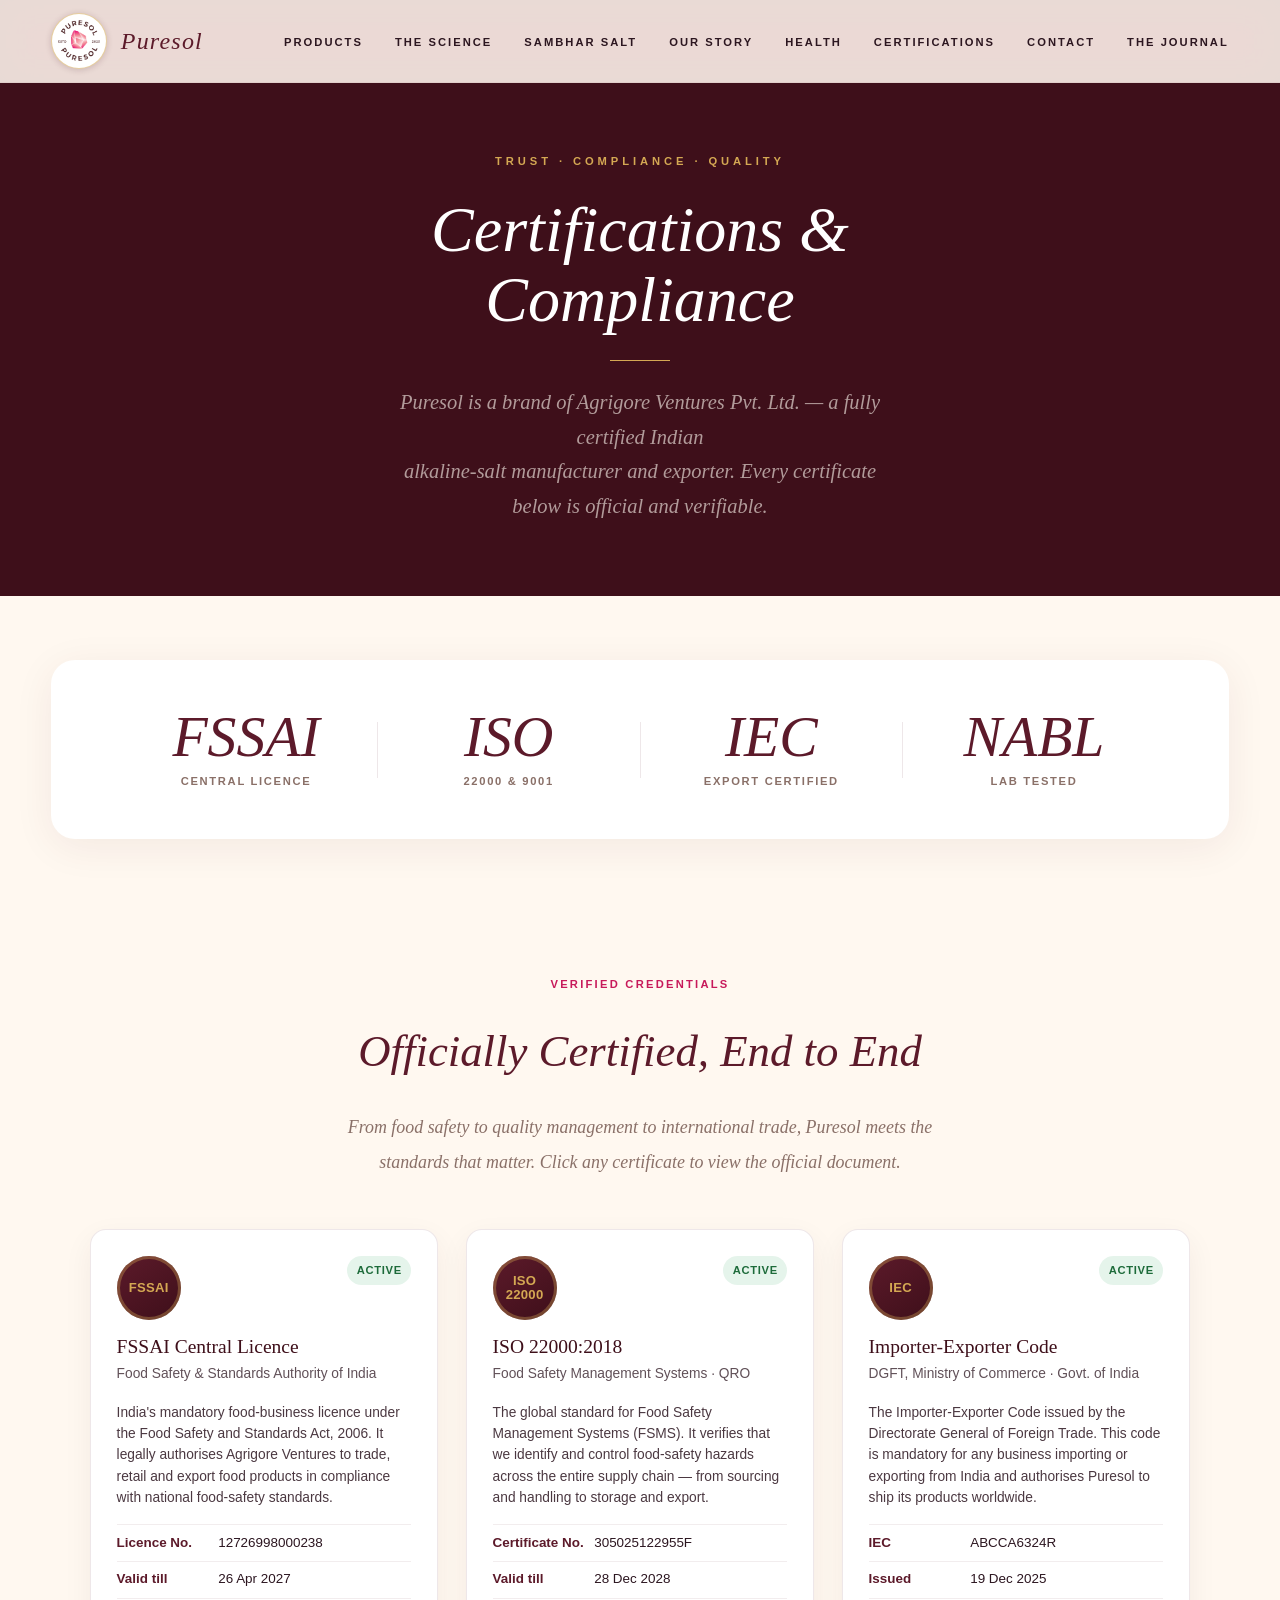
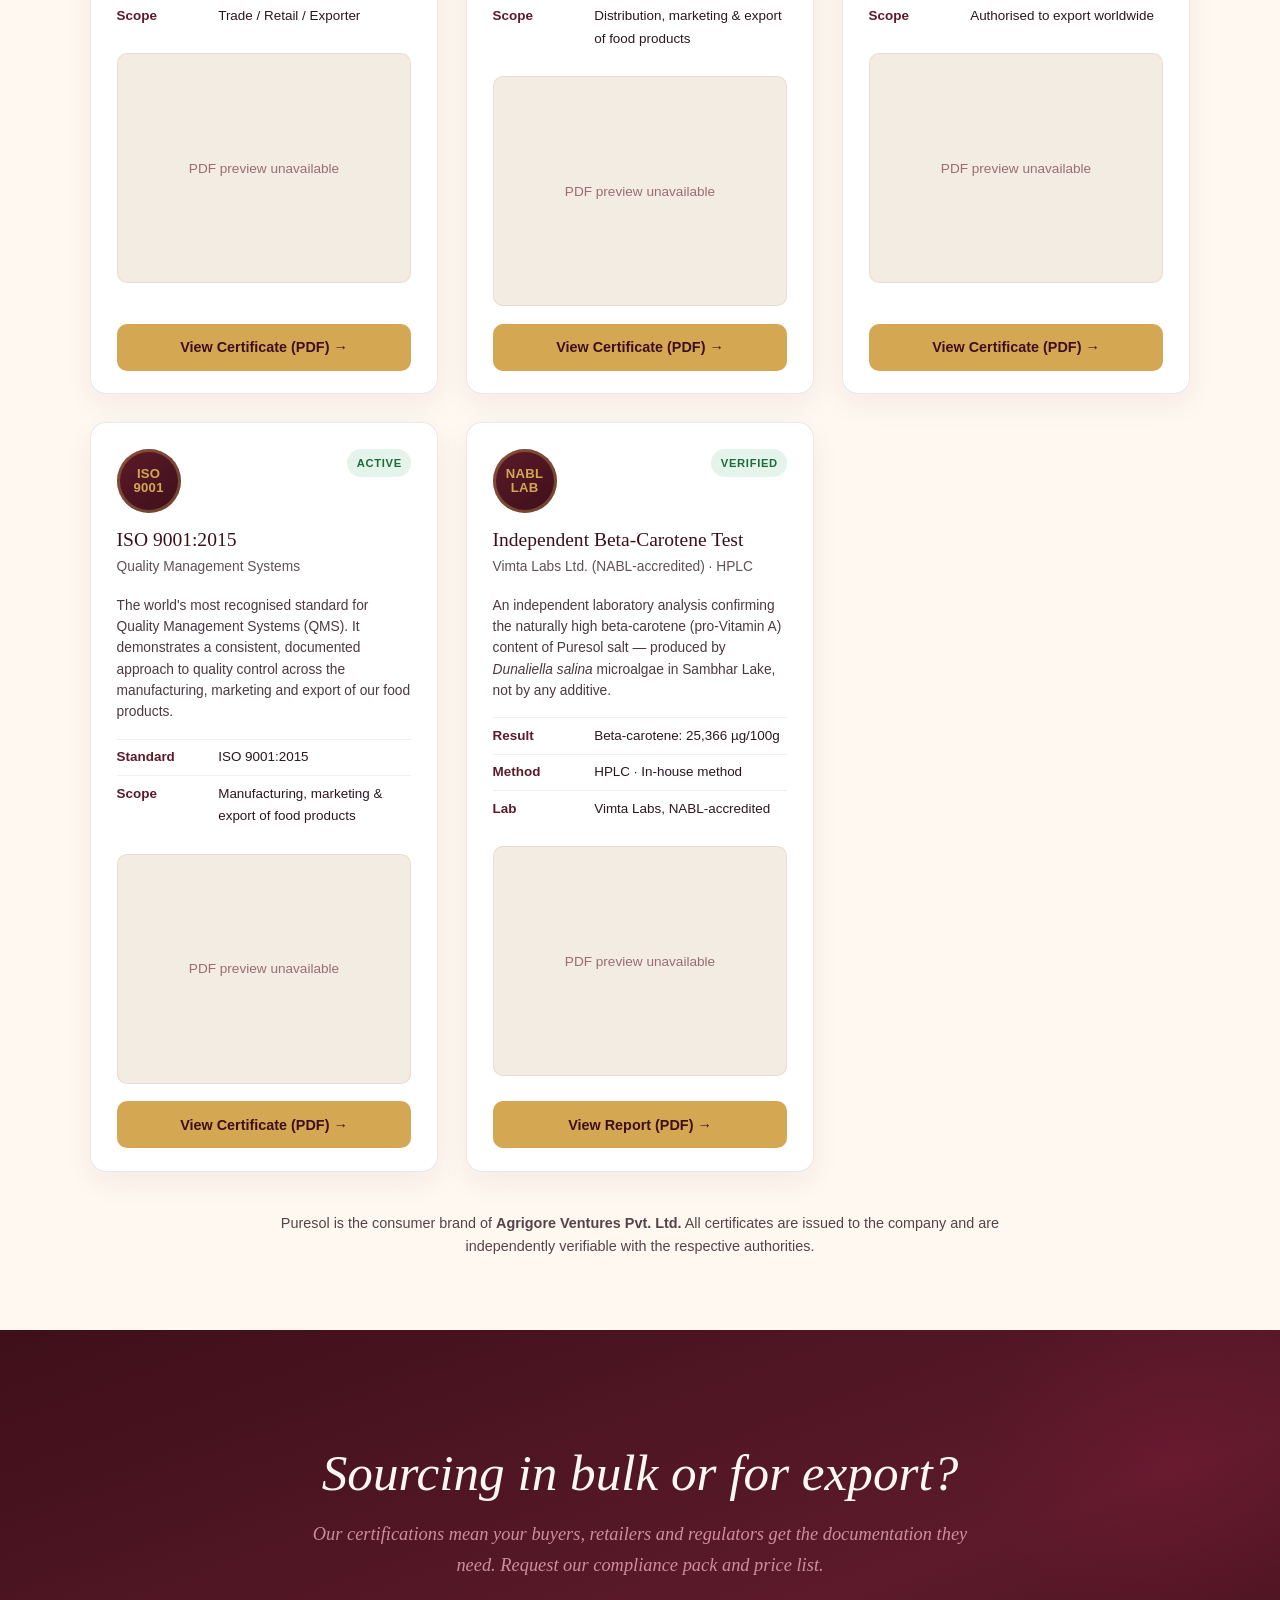
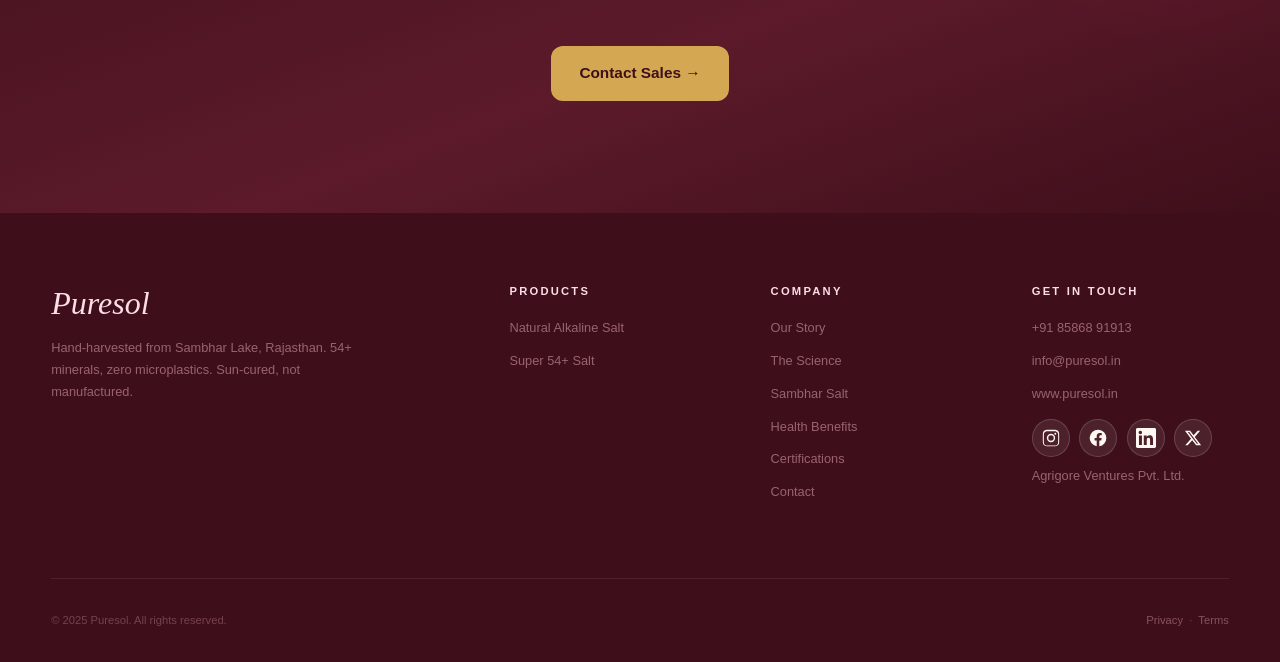
<file: certifications.html>
<!DOCTYPE html>
<html lang="en" class="lenis">

<head>
  <!-- Google tag (gtag.js) -->
  <script async src="https://www.googletagmanager.com/gtag/js?id=G-3VYJ4LFE76"></script>
  <script>
    window.dataLayer = window.dataLayer || [];
    function gtag(){dataLayer.push(arguments);}
    gtag('js', new Date());
    gtag('config', 'G-3VYJ4LFE76');
  </script>
  <meta charset="UTF-8">
  <meta name="viewport" content="width=device-width, initial-scale=1.0">
  <meta name="robots" content="index, follow, max-image-preview:large, max-snippet:-1">
  <meta name="googlebot" content="index, follow">
  <meta name="author" content="Agrigore Ventures Pvt. Ltd.">
  <meta name="geo.region" content="IN-RJ">
  <meta name="theme-color" content="#5C1A2A">

  <meta name="description" content="Puresol certifications &amp; compliance — FSSAI Central Licence, ISO 22000:2018 Food Safety, ISO 9001:2015 Quality, and DGFT Importer-Exporter Code (IEC). Agrigore Ventures Pvt. Ltd. is a certified Indian alkaline salt manufacturer &amp; exporter. View the official certificates.">
  <meta name="keywords" content="FSSAI certified salt, FSSAI licensed salt exporter India, ISO 22000 certified salt, ISO 9001 salt manufacturer, IEC certified exporter, certified alkaline salt supplier India, salt export certifications, food safety certified salt, certified salt manufacturer Rajasthan, Agrigore Ventures certifications, NABL tested salt, certified bulk salt supplier, export quality salt India">

  <meta property="og:type" content="website">
  <meta property="og:site_name" content="Puresol">
  <meta property="og:locale" content="en_IN">
  <meta property="og:url" content="https://puresol.in/certifications.html">
  <meta property="og:title" content="Certifications &amp; Compliance — Puresol | FSSAI, ISO 22000, ISO 9001, IEC">
  <meta property="og:description" content="Officially certified for food safety, quality &amp; export. FSSAI Central Licence, ISO 22000:2018, ISO 9001:2015 and DGFT IEC — view Puresol's certificates.">
  <meta property="og:image" content="https://puresol.in/assets/naturalalkalinesalt.png">
  <meta property="og:image:width" content="1200">
  <meta property="og:image:height" content="630">

  <meta name="twitter:card" content="summary_large_image">
  <meta name="twitter:site" content="@puresolsalt">
  <meta name="twitter:title" content="Puresol Certifications — FSSAI, ISO 22000, ISO 9001, IEC">
  <meta name="twitter:description" content="A certified Indian alkaline salt manufacturer &amp; exporter. View our official food-safety, quality and export certificates.">
  <meta name="twitter:image" content="https://puresol.in/assets/naturalalkalinesalt.png">

  <link rel="canonical" href="https://puresol.in/certifications.html">
  <link rel="alternate" hreflang="en-in" href="https://puresol.in/certifications.html">
  <link rel="alternate" hreflang="x-default" href="https://puresol.in/certifications.html">

  <title>Certifications &amp; Compliance — Puresol | FSSAI, ISO 22000, ISO 9001 &amp; IEC Certified Salt Exporter</title>

  <!-- ============================================================
       STRUCTURED DATA (JSON-LD)
       ============================================================ -->

  <!-- WebPage + Organization with hasCertification -->
  <script type="application/ld+json">
  {
    "@context": "https://schema.org",
    "@type": "WebPage",
    "name": "Certifications & Compliance — Puresol",
    "url": "https://puresol.in/certifications.html",
    "description": "Official certifications held by Agrigore Ventures Pvt. Ltd. (Puresol): FSSAI Central Licence, ISO 22000:2018, ISO 9001:2015 and DGFT Importer-Exporter Code.",
    "isPartOf": {"@type": "WebSite", "name": "Puresol", "url": "https://puresol.in/"},
    "mainEntity": {
      "@type": "Organization",
      "@id": "https://puresol.in/#organization",
      "name": "Puresol",
      "legalName": "Agrigore Ventures Pvt. Ltd.",
      "url": "https://puresol.in/",
      "logo": "https://puresol.in/assets/logo-full.png",
      "hasCertification": [
        {
          "@type": "Certification",
          "name": "FSSAI Central Licence",
          "certificationIdentifier": "12726998000238",
          "issuedBy": {"@type": "Organization", "name": "Food Safety and Standards Authority of India (FSSAI)"},
          "validFrom": "2026-04-27",
          "expires": "2027-04-26",
          "certificationStatus": "https://schema.org/CertificationActive",
          "about": "Food business licence under the FSS Act, 2006 (Trade / Retail / Exporter)."
        },
        {
          "@type": "Certification",
          "name": "ISO 22000:2018 — Food Safety Management Systems",
          "certificationIdentifier": "305025122955F",
          "issuedBy": {"@type": "Organization", "name": "QRO (Quality Research Organization)"},
          "validFrom": "2025-12-29",
          "expires": "2028-12-28",
          "certificationStatus": "https://schema.org/CertificationActive",
          "about": "Food Safety Management System certification for distribution, marketing and export of food products."
        },
        {
          "@type": "Certification",
          "name": "Importer-Exporter Code (IEC)",
          "certificationIdentifier": "ABCCA6324R",
          "issuedBy": {"@type": "Organization", "name": "Directorate General of Foreign Trade (DGFT), Government of India"},
          "validFrom": "2025-12-19",
          "certificationStatus": "https://schema.org/CertificationActive",
          "about": "Importer-Exporter Code authorising international trade."
        }
      ]
    }
  }
  </script>

  <!-- Breadcrumb -->
  <script type="application/ld+json">
  {
    "@context": "https://schema.org",
    "@type": "BreadcrumbList",
    "itemListElement": [
      {"@type": "ListItem", "position": 1, "name": "Home", "item": "https://puresol.in/"},
      {"@type": "ListItem", "position": 2, "name": "Certifications", "item": "https://puresol.in/certifications.html"}
    ]
  }
  </script>

  <!-- FAQ -->
  <script type="application/ld+json">
  {
    "@context": "https://schema.org",
    "@type": "FAQPage",
    "mainEntity": [
      {
        "@type": "Question",
        "name": "Is Puresol salt FSSAI certified?",
        "acceptedAnswer": {"@type": "Answer", "text": "Yes. Puresol (Agrigore Ventures Pvt. Ltd.) holds FSSAI Central Licence No. 12726998000238, valid through 26 April 2027, under the Food Safety and Standards Act, 2006."}
      },
      {
        "@type": "Question",
        "name": "Is Puresol ISO certified?",
        "acceptedAnswer": {"@type": "Answer", "text": "Yes. We are certified to ISO 22000:2018 (Food Safety Management Systems) under certificate 305025122955F, valid through 28 December 2028, and our ISO 9001:2015 Quality Management System certification is in progress."}
      },
      {
        "@type": "Question",
        "name": "Can Puresol export salt internationally?",
        "acceptedAnswer": {"@type": "Answer", "text": "Yes. Agrigore Ventures Pvt. Ltd. holds an Importer-Exporter Code (IEC ABCCA6324R) issued by the DGFT, Government of India, authorising the export of our food products worldwide."}
      }
    ]
  }
  </script>

  <link rel="icon" type="image/png" href="assets/logo-full.png">
  <link rel="stylesheet" href="style.css?v=20260826c">
</head>

<body>

  <!-- NAVIGATION -->
  <nav class="nav scrolled" role="navigation" aria-label="Main navigation">
    <div class="container nav__inner">
      <a href="index.html" class="nav__logo">
        <img src="assets/logo-full.png" alt="Puresol" class="nav__logo-img" width="64" height="64">
        <span class="nav__logo-text">Puresol</span>
      </a>
      <div class="nav__hamburger" aria-label="Toggle menu" role="button" tabindex="0">
        <span></span><span></span><span></span>
      </div>
      <ul class="nav__links">
        <li><a href="index.html#products" class="nav__link">Products</a></li>
        <li><a href="science.html" class="nav__link">The Science</a></li>
        <li><a href="sambhar-salt.html" class="nav__link">Sambhar Salt</a></li>
        <li><a href="story.html" class="nav__link">Our Story</a></li>
        <li><a href="health.html" class="nav__link">Health</a></li>
        <li><a href="certifications.html" class="nav__link">Certifications</a></li>
        <li><a href="contact.html" class="nav__link">Contact</a></li>
        <li><a href="blog.html" class="nav__link">The Journal</a></li>
      </ul>
    </div>
  </nav>

  <main class="main-content" style="opacity:1;">

    <!-- PAGE HERO -->
    <section class="page-hero page-hero--science">
      <div class="page-hero__content">
        <p class="page-hero__eyebrow">Trust &middot; Compliance &middot; Quality</p>
        <h1 class="page-hero__title">Certifications &amp; Compliance</h1>
        <div class="page-hero__divider"></div>
        <p class="page-hero__subtitle">
          Puresol is a brand of Agrigore Ventures Pvt. Ltd. &mdash; a fully certified Indian<br>
          alkaline-salt manufacturer and exporter. Every certificate below is official and verifiable.
        </p>
      </div>
    </section>

    <!-- TRUST STATS -->
    <section class="sci-intro-stats">
      <div class="container">
        <div class="sci-stats-row sci-appear">
          <div class="sci-stat">
            <div class="sci-stat__number">FSSAI</div>
            <div class="sci-stat__label">Central Licence</div>
          </div>
          <div class="sci-stat__divider"></div>
          <div class="sci-stat">
            <div class="sci-stat__number">ISO</div>
            <div class="sci-stat__label">22000 &amp; 9001</div>
          </div>
          <div class="sci-stat__divider"></div>
          <div class="sci-stat">
            <div class="sci-stat__number">IEC</div>
            <div class="sci-stat__label">Export Certified</div>
          </div>
          <div class="sci-stat__divider"></div>
          <div class="sci-stat">
            <div class="sci-stat__number">NABL</div>
            <div class="sci-stat__label">Lab Tested</div>
          </div>
        </div>
      </div>
    </section>

    <!-- CERTIFICATIONS GRID -->
    <section class="story-section story-section--ivory">
      <div class="container">
        <div class="story-block sci-appear" style="max-width:740px; margin:0 auto 3rem; text-align:center;">
          <p class="story-block__label">Verified Credentials</p>
          <h2 class="story-block__heading">Officially Certified, End to End</h2>
          <p class="story-block__text">
            From food safety to quality management to international trade, Puresol meets the
            standards that matter. Click any certificate to view the official document.
          </p>
        </div>

        <div class="cert-grid sci-appear">

          <!-- FSSAI -->
          <article class="cert-card">
            <div class="cert-card__top">
              <span class="cert-card__seal" aria-hidden="true">FSSAI</span>
              <span class="cert-card__status cert-card__status--active">Active</span>
            </div>
            <h3 class="cert-card__title">FSSAI Central Licence</h3>
            <p class="cert-card__issuer">Food Safety &amp; Standards Authority of India</p>
            <p class="cert-card__desc">India's mandatory food-business licence under the Food Safety and Standards Act, 2006. It legally authorises Agrigore Ventures to trade, retail and export food products in compliance with national food-safety standards.</p>
            <dl class="cert-card__meta">
              <div><dt>Licence No.</dt><dd>12726998000238</dd></div>
              <div><dt>Valid till</dt><dd>26 Apr 2027</dd></div>
              <div><dt>Scope</dt><dd>Trade / Retail / Exporter</dd></div>
            </dl>
            <div class="cert-card__preview">
              <object data="assets/certifications/fssai-license-public.pdf#toolbar=0&amp;view=FitH" type="application/pdf" aria-label="FSSAI Central Licence certificate preview">
                <div class="cert-card__fallback">PDF preview unavailable</div>
              </object>
            </div>
            <a class="cert-card__btn" href="assets/certifications/fssai-license-public.pdf" target="_blank" rel="noopener">View Certificate (PDF) &rarr;</a>
          </article>

          <!-- ISO 22000 -->
          <article class="cert-card">
            <div class="cert-card__top">
              <span class="cert-card__seal" aria-hidden="true">ISO<br>22000</span>
              <span class="cert-card__status cert-card__status--active">Active</span>
            </div>
            <h3 class="cert-card__title">ISO 22000:2018</h3>
            <p class="cert-card__issuer">Food Safety Management Systems &middot; QRO</p>
            <p class="cert-card__desc">The global standard for Food Safety Management Systems (FSMS). It verifies that we identify and control food-safety hazards across the entire supply chain &mdash; from sourcing and handling to storage and export.</p>
            <dl class="cert-card__meta">
              <div><dt>Certificate No.</dt><dd>305025122955F</dd></div>
              <div><dt>Valid till</dt><dd>28 Dec 2028</dd></div>
              <div><dt>Scope</dt><dd>Distribution, marketing &amp; export of food products</dd></div>
            </dl>
            <div class="cert-card__preview">
              <object data="assets/certifications/iso-22000-2018.pdf#toolbar=0&amp;view=FitH" type="application/pdf" aria-label="ISO 22000:2018 certificate preview">
                <div class="cert-card__fallback">PDF preview unavailable</div>
              </object>
            </div>
            <a class="cert-card__btn" href="assets/certifications/iso-22000-2018.pdf" target="_blank" rel="noopener">View Certificate (PDF) &rarr;</a>
          </article>

          <!-- IEC -->
          <article class="cert-card">
            <div class="cert-card__top">
              <span class="cert-card__seal" aria-hidden="true">IEC</span>
              <span class="cert-card__status cert-card__status--active">Active</span>
            </div>
            <h3 class="cert-card__title">Importer-Exporter Code</h3>
            <p class="cert-card__issuer">DGFT, Ministry of Commerce &middot; Govt. of India</p>
            <p class="cert-card__desc">The Importer-Exporter Code issued by the Directorate General of Foreign Trade. This code is mandatory for any business importing or exporting from India and authorises Puresol to ship its products worldwide.</p>
            <dl class="cert-card__meta">
              <div><dt>IEC</dt><dd>ABCCA6324R</dd></div>
              <div><dt>Issued</dt><dd>19 Dec 2025</dd></div>
              <div><dt>Scope</dt><dd>Authorised to export worldwide</dd></div>
            </dl>
            <div class="cert-card__preview">
              <object data="assets/certifications/iec-certificate.pdf#toolbar=0&amp;view=FitH" type="application/pdf" aria-label="Importer-Exporter Code certificate preview">
                <div class="cert-card__fallback">PDF preview unavailable</div>
              </object>
            </div>
            <a class="cert-card__btn" href="assets/certifications/iec-certificate.pdf" target="_blank" rel="noopener">View Certificate (PDF) &rarr;</a>
          </article>

          <!-- ISO 9001 -->
          <article class="cert-card">
            <div class="cert-card__top">
              <span class="cert-card__seal" aria-hidden="true">ISO<br>9001</span>
              <span class="cert-card__status cert-card__status--active">Active</span>
            </div>
            <h3 class="cert-card__title">ISO 9001:2015</h3>
            <p class="cert-card__issuer">Quality Management Systems</p>
            <p class="cert-card__desc">The world's most recognised standard for Quality Management Systems (QMS). It demonstrates a consistent, documented approach to quality control across the manufacturing, marketing and export of our food products.</p>
            <dl class="cert-card__meta">
              <div><dt>Standard</dt><dd>ISO 9001:2015</dd></div>
              <div><dt>Scope</dt><dd>Manufacturing, marketing &amp; export of food products</dd></div>
            </dl>
            <div class="cert-card__preview">
              <object data="assets/certifications/iso-9001-2015.pdf#toolbar=0&amp;view=FitH" type="application/pdf" aria-label="ISO 9001:2015 certificate preview">
                <div class="cert-card__fallback">PDF preview unavailable</div>
              </object>
            </div>
            <a class="cert-card__btn" href="assets/certifications/iso-9001-2015.pdf" target="_blank" rel="noopener">View Certificate (PDF) &rarr;</a>
          </article>

          <!-- Vimta lab report -->
          <article class="cert-card">
            <div class="cert-card__top">
              <span class="cert-card__seal" aria-hidden="true">NABL<br>LAB</span>
              <span class="cert-card__status cert-card__status--active">Verified</span>
            </div>
            <h3 class="cert-card__title">Independent Beta-Carotene Test</h3>
            <p class="cert-card__issuer">Vimta Labs Ltd. (NABL-accredited) &middot; HPLC</p>
            <p class="cert-card__desc">An independent laboratory analysis confirming the naturally high beta-carotene (pro-Vitamin A) content of Puresol salt &mdash; produced by <em>Dunaliella salina</em> microalgae in Sambhar Lake, not by any additive.</p>
            <dl class="cert-card__meta">
              <div><dt>Result</dt><dd>Beta-carotene: 25,366 &micro;g/100g</dd></div>
              <div><dt>Method</dt><dd>HPLC &middot; In-house method</dd></div>
              <div><dt>Lab</dt><dd>Vimta Labs, NABL-accredited</dd></div>
            </dl>
            <div class="cert-card__preview">
              <object data="assets/certifications/vimta-beta-carotene-report.pdf#toolbar=0&amp;view=FitH" type="application/pdf" aria-label="Vimta Labs beta-carotene test report preview">
                <div class="cert-card__fallback">PDF preview unavailable</div>
              </object>
            </div>
            <a class="cert-card__btn" href="assets/certifications/vimta-beta-carotene-report.pdf" target="_blank" rel="noopener">View Report (PDF) &rarr;</a>
          </article>

        </div>

        <p class="cert-note">
          Puresol is the consumer brand of <strong>Agrigore Ventures Pvt. Ltd.</strong>
          All certificates are issued to the company and are independently verifiable with the respective authorities.
        </p>
      </div>
    </section>

    <!-- CTA -->
    <section class="science-cta">
      <div class="container">
        <div class="science-cta__inner">
          <h2 class="science-cta__heading">Sourcing in bulk or for export?</h2>
          <p class="science-cta__text">
            Our certifications mean your buyers, retailers and regulators get the documentation they need.
            Request our compliance pack and price list.
          </p>
          <div class="science-cta__buttons">
            <a href="contact.html" class="btn btn--gold">Contact Sales &rarr;</a>
          </div>
        </div>
      </div>
    </section>

  </main>

  <!-- FOOTER -->
  <footer class="footer">
    <div class="container">
      <div class="footer__top">
        <div class="footer__brand-col">
          <h3 class="footer__brand-name">Puresol</h3>
          <p class="footer__brand-desc">
            Hand-harvested from Sambhar Lake, Rajasthan.
            54+ minerals, zero microplastics. Sun-cured, not manufactured.
          </p>
        </div>
        <div>
          <h4 class="footer__col-title">Products</h4>
          <a href="index.html#products" class="footer__link">Natural Alkaline Salt</a>
          <a href="index.html#products" class="footer__link">Super 54+ Salt</a>
        </div>
        <div>
          <h4 class="footer__col-title">Company</h4>
          <a href="story.html" class="footer__link">Our Story</a>
          <a href="science.html" class="footer__link">The Science</a>
            <a href="sambhar-salt.html" class="footer__link">Sambhar Salt</a>
          <a href="health.html" class="footer__link">Health Benefits</a>
          <a href="certifications.html" class="footer__link">Certifications</a>
          <a href="contact.html" class="footer__link">Contact</a>
        </div>
        <div>
          <h4 class="footer__col-title">Get in Touch</h4>
          <a href="tel:+918586891913" class="footer__link">+91 85868 91913</a>
          <a href="mailto:info@puresol.in" class="footer__link">info@puresol.in</a>
          <a href="https://www.puresol.in" class="footer__link" target="_blank" rel="noopener">www.puresol.in</a>
            <div class="footer__social">
              <a href="https://www.instagram.com/puresol.salt" class="footer__social-link" target="_blank" rel="noopener" aria-label="Puresol on Instagram"><svg viewBox="0 0 24 24" width="20" height="20" fill="currentColor" aria-hidden="true"><path d="M12 2.16c3.2 0 3.58.01 4.85.07 1.17.05 1.8.25 2.23.41.56.22.96.48 1.38.9.42.42.68.82.9 1.38.16.43.36 1.06.41 2.23.06 1.27.07 1.65.07 4.85s-.01 3.58-.07 4.85c-.05 1.17-.25 1.8-.41 2.23-.22.56-.48.96-.9 1.38-.42.42-.82.68-1.38.9-.43.16-1.06.36-2.23.41-1.27.06-1.65.07-4.85.07s-3.58-.01-4.85-.07c-1.17-.05-1.8-.25-2.23-.41a3.7 3.7 0 0 1-1.38-.9 3.7 3.7 0 0 1-.9-1.38c-.16-.43-.36-1.06-.41-2.23-.06-1.27-.07-1.65-.07-4.85s.01-3.58.07-4.85c.05-1.17.25-1.8.41-2.23.22-.56.48-.96.9-1.38.42-.42.82-.68 1.38-.9.43-.16 1.06-.36 2.23-.41C8.42 2.17 8.8 2.16 12 2.16zm0 1.8c-3.15 0-3.5.01-4.74.07-.9.04-1.39.2-1.71.32-.43.17-.74.37-1.06.69-.32.32-.52.63-.69 1.06-.13.32-.28.81-.32 1.71-.06 1.24-.07 1.59-.07 4.74s.01 3.5.07 4.74c.04.9.2 1.39.32 1.71.17.43.37.74.69 1.06.32.32.63.52 1.06.69.32.13.81.28 1.71.32 1.24.06 1.59.07 4.74.07s3.5-.01 4.74-.07c.9-.04 1.39-.2 1.71-.32.43-.17.74-.37 1.06-.69.32-.32.52-.63.69-1.06.13-.32.28-.81.32-1.71.06-1.24.07-1.59.07-4.74s-.01-3.5-.07-4.74c-.04-.9-.2-1.39-.32-1.71a2.86 2.86 0 0 0-.69-1.06 2.86 2.86 0 0 0-1.06-.69c-.32-.13-.81-.28-1.71-.32-1.24-.06-1.59-.07-4.74-.07zm0 3.06a4.98 4.98 0 1 1 0 9.96 4.98 4.98 0 0 1 0-9.96zm0 8.21a3.23 3.23 0 1 0 0-6.46 3.23 3.23 0 0 0 0 6.46zm6.34-8.42a1.16 1.16 0 1 1-2.32 0 1.16 1.16 0 0 1 2.32 0z"/></svg></a>
              <a href="https://www.facebook.com/profile.php?id=61590718418515" class="footer__social-link" target="_blank" rel="noopener" aria-label="Puresol on Facebook"><svg viewBox="0 0 24 24" width="20" height="20" fill="currentColor" aria-hidden="true"><path d="M22 12a10 10 0 1 0-11.56 9.88v-6.99H7.9V12h2.54V9.8c0-2.5 1.49-3.89 3.78-3.89 1.09 0 2.24.2 2.24.2v2.46h-1.26c-1.24 0-1.63.77-1.63 1.56V12h2.78l-.44 2.89h-2.34v6.99A10 10 0 0 0 22 12z"/></svg></a>
              <a href="https://www.linkedin.com/company/puresol-salt/" class="footer__social-link" target="_blank" rel="noopener" aria-label="Puresol on LinkedIn"><svg viewBox="0 0 24 24" width="20" height="20" fill="currentColor" aria-hidden="true"><path d="M20.45 20.45h-3.56v-5.57c0-1.33-.03-3.04-1.85-3.04-1.86 0-2.14 1.45-2.14 2.94v5.67H9.35V9h3.41v1.56h.05c.48-.9 1.64-1.85 3.37-1.85 3.6 0 4.27 2.37 4.27 5.46v6.28zM5.34 7.43a2.07 2.07 0 1 1 0-4.13 2.07 2.07 0 0 1 0 4.13zM7.12 20.45H3.56V9h3.56v11.45zM22.22 0H1.77C.79 0 0 .77 0 1.73v20.54C0 23.23.79 24 1.77 24h20.45c.98 0 1.78-.77 1.78-1.73V1.73C24 .77 23.2 0 22.22 0z"/></svg></a>
              <a href="https://x.com/puresolsalt" class="footer__social-link" target="_blank" rel="noopener" aria-label="Puresol on X (Twitter)"><svg viewBox="0 0 24 24" width="18" height="18" fill="currentColor" aria-hidden="true"><path d="M18.24 2.25h3.31l-7.23 8.26 8.5 11.24h-6.66l-5.22-6.82-5.97 6.82H1.66l7.73-8.84L1.25 2.25h6.83l4.71 6.23 5.45-6.23zm-1.16 17.52h1.83L7.01 4.13H5.04l12.04 15.64z"/></svg></a>
            </div>
          <p class="footer__link" style="margin-top:0.5rem;">Agrigore Ventures Pvt. Ltd.</p>
        </div>
      </div>
      <div class="footer__bottom">
        <span>&copy; 2025 Puresol. All rights reserved.</span>
        <span><a href="privacy.html">Privacy</a> &nbsp;&middot;&nbsp; <a href="terms.html">Terms</a></span>
      </div>
    </div>
  </footer>

  <script src="main.js?v=20260826"></script>

  <script>
    (function () {
      var appearIO = new IntersectionObserver(function (entries) {
        entries.forEach(function (entry) {
          if (entry.isIntersecting) {
            entry.target.classList.add('is-visible');
            appearIO.unobserve(entry.target);
          }
        });
      }, { threshold: 0.12 });
      document.querySelectorAll('.sci-appear').forEach(function (el) {
        appearIO.observe(el);
      });
    })();
  </script>

</body>

</html>
</file>
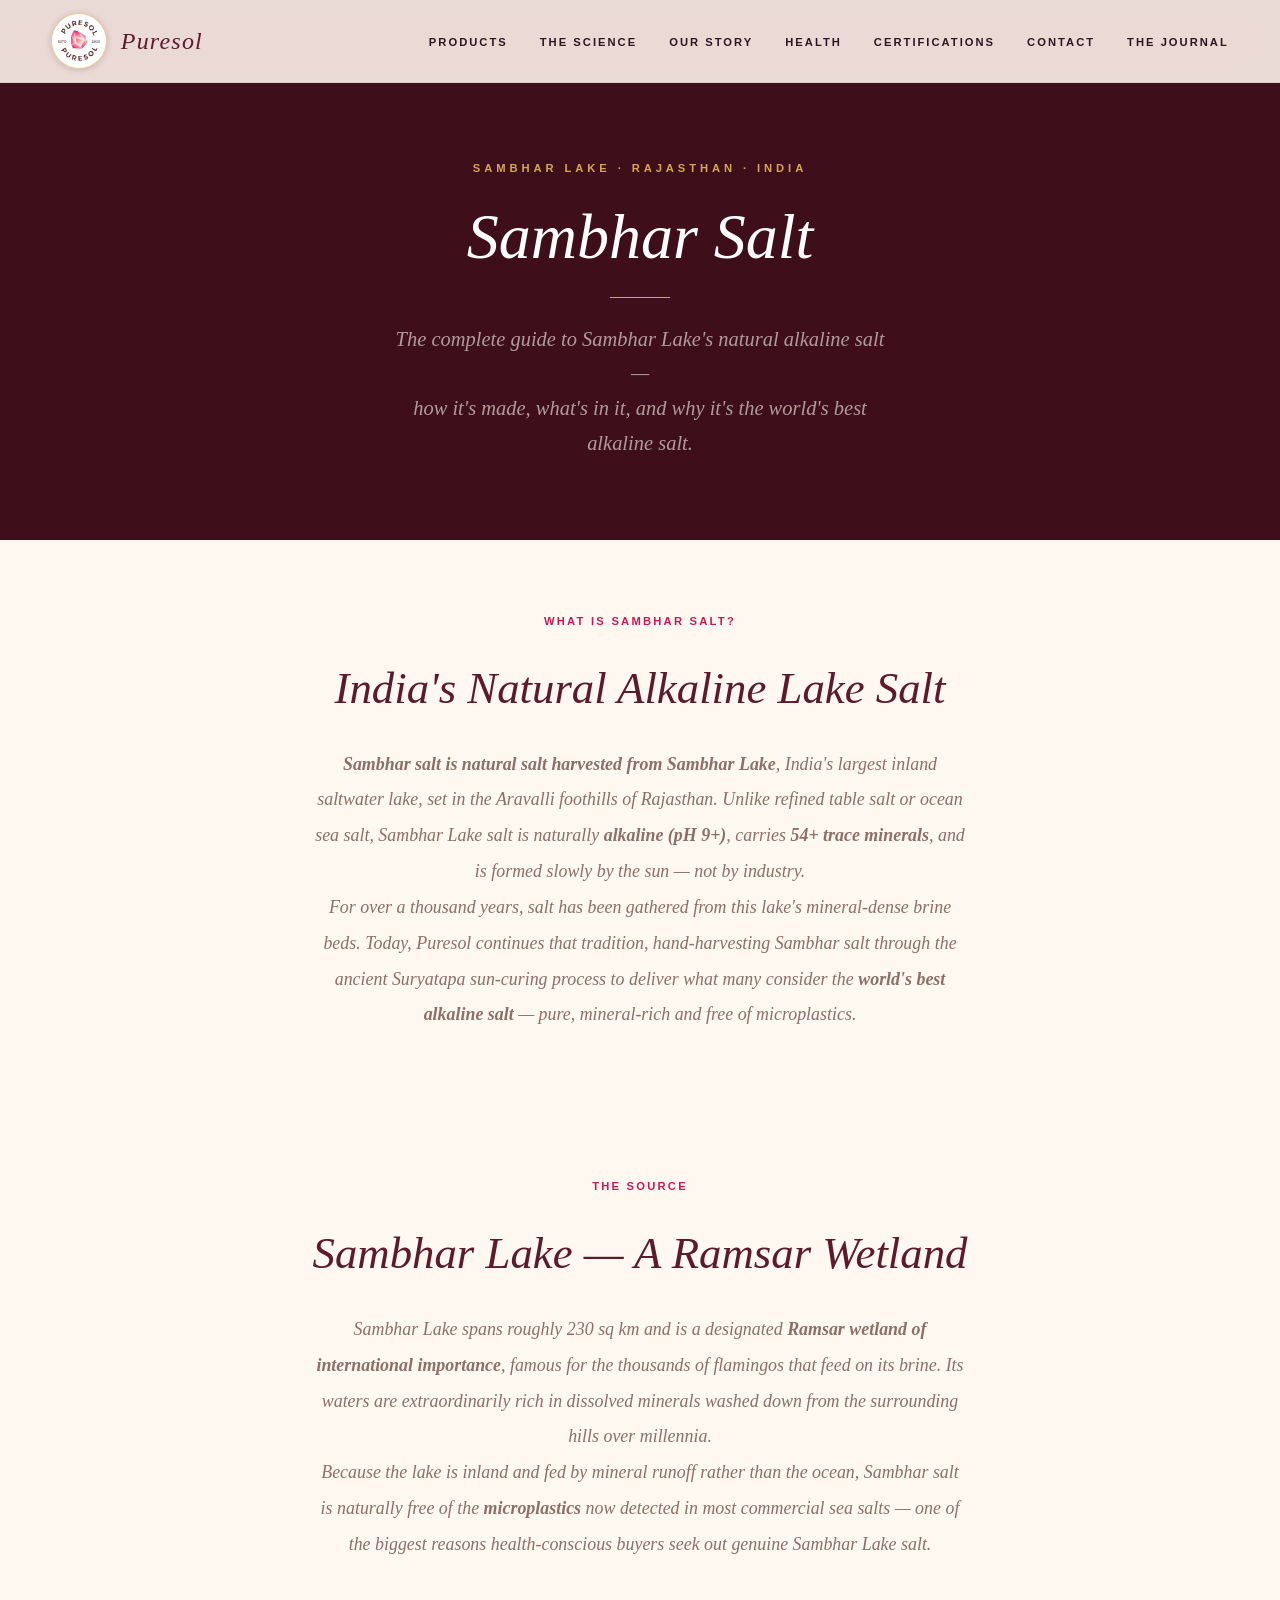
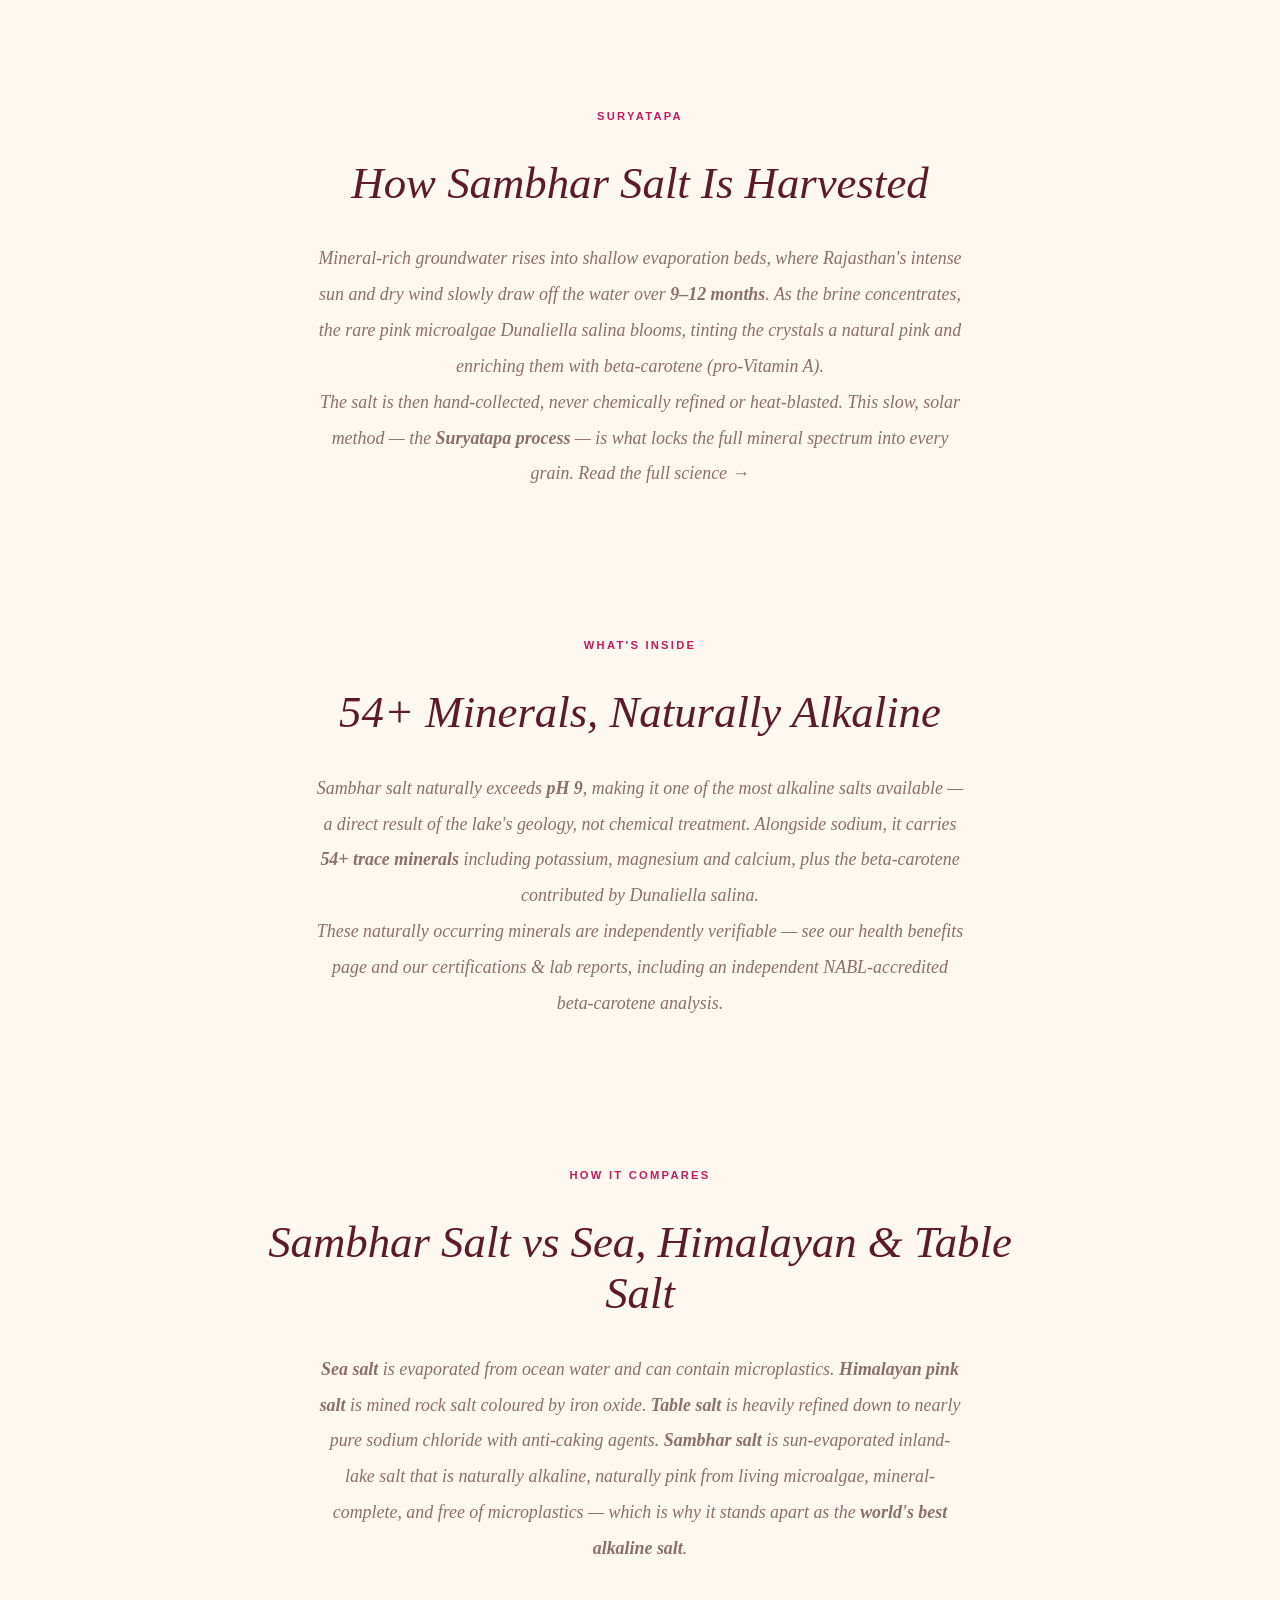
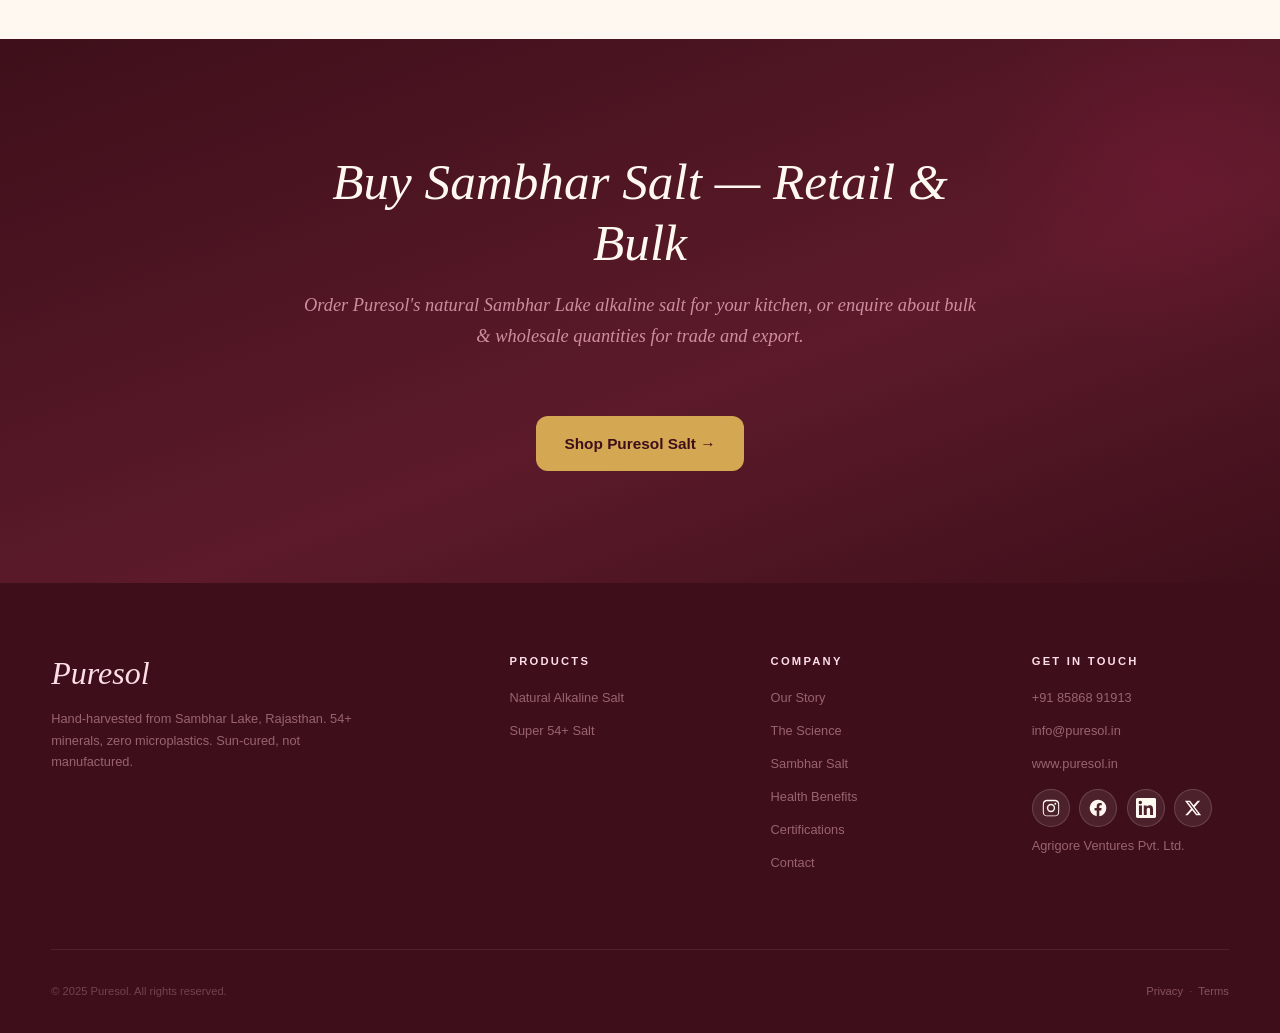
<file: sambhar-salt.html>
<!DOCTYPE html>
<html lang="en" class="lenis">

<head>
  <!-- Google tag (gtag.js) -->
  <script async src="https://www.googletagmanager.com/gtag/js?id=G-3VYJ4LFE76"></script>
  <script>
    window.dataLayer = window.dataLayer || [];
    function gtag(){dataLayer.push(arguments);}
    gtag('js', new Date());
    gtag('config', 'G-3VYJ4LFE76');
  </script>
  <meta charset="UTF-8">
  <meta name="viewport" content="width=device-width, initial-scale=1.0">
  <meta name="robots" content="index, follow, max-image-preview:large, max-snippet:-1">
  <meta name="googlebot" content="index, follow">
  <meta name="author" content="Agrigore Ventures Pvt. Ltd.">
  <meta name="geo.region" content="IN-RJ">
  <meta name="geo.placename" content="Sambhar Lake, Rajasthan, India">
  <meta name="theme-color" content="#5C1A2A">

  <meta name="description" content="What is Sambhar salt? The complete guide to Sambhar Lake salt — India's natural alkaline salt (pH 9+) with 54+ minerals, zero microplastics, hand-harvested via the ancient Suryatapa sun-curing process. Why Puresol Sambhar salt is the world's best alkaline salt.">
  <meta name="keywords" content="sambhar salt, sambhar lake salt, what is sambhar salt, sambhar salt benefits, sambhar lake salt company, world's best alkaline salt, natural alkaline salt india, sambhar salt minerals, sambhar salt vs sea salt, buy sambhar salt, sambhar salt pH, rajasthan lake salt, Suryatapa salt">

  <meta property="og:type" content="article">
  <meta property="og:site_name" content="Puresol">
  <meta property="og:locale" content="en_IN">
  <meta property="og:url" content="https://puresol.in/sambhar-salt.html">
  <meta property="og:title" content="Sambhar Salt — The Complete Guide to Sambhar Lake's Alkaline Salt | Puresol">
  <meta property="og:description" content="Everything about Sambhar salt: how Sambhar Lake's alkaline salt is formed and hand-harvested, its 54+ minerals and pH 9+, and why it's regarded as the world's best alkaline salt.">
  <meta property="og:image" content="https://puresol.in/assets/naturalalkalinesalt.png">
  <meta property="og:image:width" content="1200">
  <meta property="og:image:height" content="630">

  <meta name="twitter:card" content="summary_large_image">
  <meta name="twitter:site" content="@puresolsalt">
  <meta name="twitter:title" content="Sambhar Salt — The Complete Guide | Puresol">
  <meta name="twitter:description" content="How Sambhar Lake's natural alkaline salt is made, its minerals and pH, and why it's the world's best alkaline salt.">
  <meta name="twitter:image" content="https://puresol.in/assets/naturalalkalinesalt.png">

  <link rel="canonical" href="https://puresol.in/sambhar-salt.html">
  <link rel="alternate" hreflang="en-in" href="https://puresol.in/sambhar-salt.html">
  <link rel="alternate" hreflang="x-default" href="https://puresol.in/sambhar-salt.html">

  <title>Sambhar Salt — The Complete Guide to Sambhar Lake's Alkaline Salt | Puresol</title>

  <!-- Structured Data -->
  <script type="application/ld+json">
  {
    "@context": "https://schema.org",
    "@type": "Article",
    "headline": "Sambhar Salt — The Complete Guide to Sambhar Lake's Alkaline Salt",
    "description": "A complete guide to Sambhar salt: how Sambhar Lake's natural alkaline salt is formed and hand-harvested, its mineral profile and pH, and how it compares to sea, Himalayan and table salt.",
    "image": "https://puresol.in/assets/naturalalkalinesalt.png",
    "author": {"@type": "Organization", "name": "Puresol", "url": "https://puresol.in/"},
    "publisher": {
      "@type": "Organization",
      "name": "Puresol",
      "logo": {"@type": "ImageObject", "url": "https://puresol.in/assets/logo-full.png"}
    },
    "datePublished": "2026-06-20",
    "dateModified": "2026-06-20",
    "mainEntityOfPage": "https://puresol.in/sambhar-salt.html",
    "about": {"@type": "Place", "name": "Sambhar Lake", "address": {"@type": "PostalAddress", "addressRegion": "Rajasthan", "addressCountry": "IN"}}
  }
  </script>
  <script type="application/ld+json">
  {
    "@context": "https://schema.org",
    "@type": "BreadcrumbList",
    "itemListElement": [
      {"@type": "ListItem", "position": 1, "name": "Home", "item": "https://puresol.in/"},
      {"@type": "ListItem", "position": 2, "name": "Sambhar Salt", "item": "https://puresol.in/sambhar-salt.html"}
    ]
  }
  </script>
  <script type="application/ld+json">
  {
    "@context": "https://schema.org",
    "@type": "FAQPage",
    "mainEntity": [
      {
        "@type": "Question",
        "name": "What is Sambhar salt?",
        "acceptedAnswer": {"@type": "Answer", "text": "Sambhar salt is natural salt harvested from Sambhar Lake, India's largest inland saltwater lake in Rajasthan. It is a naturally alkaline salt (pH 9+) rich in 54+ trace minerals, formed by solar evaporation of mineral-dense brine and traditionally hand-harvested through the ancient Suryatapa sun-curing process."}
      },
      {
        "@type": "Question",
        "name": "Is Sambhar salt good for health?",
        "acceptedAnswer": {"@type": "Answer", "text": "Sambhar salt retains 54+ naturally occurring trace minerals and is naturally alkaline, unlike heavily refined table salt. Because it is sourced from an inland lake rather than the ocean, it is also free of the microplastics increasingly found in sea salt. As with any salt, it should be consumed in moderation."}
      },
      {
        "@type": "Question",
        "name": "How is Sambhar salt different from sea salt and Himalayan salt?",
        "acceptedAnswer": {"@type": "Answer", "text": "Sea salt is harvested from the ocean and can contain microplastics; Himalayan salt is mined rock salt coloured by iron oxide. Sambhar salt is sun-evaporated lake salt that is naturally alkaline (pH 9+), pink from living Dunaliella salina microalgae, and free of microplastics."}
      },
      {
        "@type": "Question",
        "name": "Where can I buy Sambhar salt?",
        "acceptedAnswer": {"@type": "Answer", "text": "Puresol offers Sambhar Lake alkaline salt in retail packs and in bulk / wholesale quantities for trade and export. You can order through the Puresol website at puresol.in."}
      }
    ]
  }
  </script>

  <link rel="icon" type="image/png" href="assets/logo-full.png">
  <link rel="stylesheet" href="style.css?v=20260826c">
</head>

<body>

  <!-- NAVIGATION -->
  <nav class="nav scrolled" role="navigation" aria-label="Main navigation">
    <div class="container nav__inner">
      <a href="index.html" class="nav__logo">
        <img src="assets/logo-full.png" alt="Puresol" class="nav__logo-img" width="64" height="64">
        <span class="nav__logo-text">Puresol</span>
      </a>
      <div class="nav__hamburger" aria-label="Toggle menu" role="button" tabindex="0">
        <span></span><span></span><span></span>
      </div>
      <ul class="nav__links">
        <li><a href="index.html#products" class="nav__link">Products</a></li>
        <li><a href="science.html" class="nav__link">The Science</a></li>
        <li><a href="story.html" class="nav__link">Our Story</a></li>
        <li><a href="health.html" class="nav__link">Health</a></li>
        <li><a href="certifications.html" class="nav__link">Certifications</a></li>
        <li><a href="contact.html" class="nav__link">Contact</a></li>
        <li><a href="blog.html" class="nav__link">The Journal</a></li>
      </ul>
    </div>
  </nav>

  <main class="main-content" style="opacity:1;">

    <!-- PAGE HERO -->
    <section class="page-hero page-hero--science">
      <div class="page-hero__content">
        <p class="page-hero__eyebrow">Sambhar Lake &middot; Rajasthan &middot; India</p>
        <h1 class="page-hero__title">Sambhar Salt</h1>
        <div class="page-hero__divider"></div>
        <p class="page-hero__subtitle">
          The complete guide to Sambhar Lake's natural alkaline salt &mdash;<br>
          how it's made, what's in it, and why it's the world's best alkaline salt.
        </p>
      </div>
    </section>

    <!-- INTRO / DEFINITION -->
    <section class="story-section story-section--ivory">
      <div class="container">
        <div class="story-block sci-appear" style="max-width:760px; margin:0 auto;">
          <p class="story-block__label">What is Sambhar Salt?</p>
          <h2 class="story-block__heading">India's Natural Alkaline Lake Salt</h2>
          <p class="story-block__text">
            <strong>Sambhar salt is natural salt harvested from Sambhar Lake</strong>, India's largest inland
            saltwater lake, set in the Aravalli foothills of Rajasthan. Unlike refined table salt or ocean
            sea salt, Sambhar Lake salt is naturally <strong>alkaline (pH 9+)</strong>, carries
            <strong>54+ trace minerals</strong>, and is formed slowly by the sun &mdash; not by industry.
          </p>
          <p class="story-block__text">
            For over a thousand years, salt has been gathered from this lake's mineral-dense brine beds. Today,
            Puresol continues that tradition, hand-harvesting Sambhar salt through the ancient
            <a href="science.html">Suryatapa sun-curing process</a> to deliver what many consider the
            <strong>world's best alkaline salt</strong> &mdash; pure, mineral-rich and free of microplastics.
          </p>
        </div>
      </div>
    </section>

    <!-- SAMBHAR LAKE -->
    <section class="story-section">
      <div class="container">
        <div class="story-block sci-appear" style="max-width:760px; margin:0 auto;">
          <p class="story-block__label">The Source</p>
          <h2 class="story-block__heading">Sambhar Lake — A Ramsar Wetland</h2>
          <p class="story-block__text">
            Sambhar Lake spans roughly 230 sq km and is a designated <strong>Ramsar wetland of international
            importance</strong>, famous for the thousands of flamingos that feed on its brine. Its waters are
            extraordinarily rich in dissolved minerals washed down from the surrounding hills over millennia.
          </p>
          <p class="story-block__text">
            Because the lake is inland and fed by mineral runoff rather than the ocean, Sambhar salt is
            naturally free of the <strong>microplastics</strong> now detected in most commercial sea salts &mdash;
            one of the biggest reasons health-conscious buyers seek out genuine Sambhar Lake salt.
          </p>
        </div>
      </div>
    </section>

    <!-- HOW IT'S MADE -->
    <section class="story-section story-section--ivory">
      <div class="container">
        <div class="story-block sci-appear" style="max-width:760px; margin:0 auto;">
          <p class="story-block__label">Suryatapa</p>
          <h2 class="story-block__heading">How Sambhar Salt Is Harvested</h2>
          <p class="story-block__text">
            Mineral-rich groundwater rises into shallow evaporation beds, where Rajasthan's intense sun and
            dry wind slowly draw off the water over <strong>9&ndash;12 months</strong>. As the brine concentrates,
            the rare pink microalgae <em>Dunaliella salina</em> blooms, tinting the crystals a natural pink and
            enriching them with beta-carotene (pro-Vitamin A).
          </p>
          <p class="story-block__text">
            The salt is then hand-collected, never chemically refined or heat-blasted. This slow, solar
            method &mdash; the <strong>Suryatapa process</strong> &mdash; is what locks the full mineral
            spectrum into every grain. <a href="science.html">Read the full science &rarr;</a>
          </p>
        </div>
      </div>
    </section>

    <!-- MINERALS & ALKALINITY -->
    <section class="story-section">
      <div class="container">
        <div class="story-block sci-appear" style="max-width:760px; margin:0 auto;">
          <p class="story-block__label">What's Inside</p>
          <h2 class="story-block__heading">54+ Minerals, Naturally Alkaline</h2>
          <p class="story-block__text">
            Sambhar salt naturally exceeds <strong>pH 9</strong>, making it one of the most alkaline salts
            available &mdash; a direct result of the lake's geology, not chemical treatment. Alongside sodium,
            it carries <strong>54+ trace minerals</strong> including potassium, magnesium and calcium, plus the
            beta-carotene contributed by <em>Dunaliella salina</em>.
          </p>
          <p class="story-block__text">
            These naturally occurring minerals are independently verifiable &mdash; see our
            <a href="health.html">health benefits</a> page and our
            <a href="certifications.html">certifications &amp; lab reports</a>, including an independent
            NABL-accredited beta-carotene analysis.
          </p>
        </div>
      </div>
    </section>

    <!-- COMPARISON -->
    <section class="story-section story-section--ivory">
      <div class="container">
        <div class="story-block sci-appear" style="max-width:820px; margin:0 auto;">
          <p class="story-block__label">How It Compares</p>
          <h2 class="story-block__heading">Sambhar Salt vs Sea, Himalayan &amp; Table Salt</h2>
          <p class="story-block__text">
            <strong>Sea salt</strong> is evaporated from ocean water and can contain microplastics.
            <strong>Himalayan pink salt</strong> is mined rock salt coloured by iron oxide.
            <strong>Table salt</strong> is heavily refined down to nearly pure sodium chloride with anti-caking
            agents. <strong>Sambhar salt</strong> is sun-evaporated inland-lake salt that is naturally alkaline,
            naturally pink from living microalgae, mineral-complete, and free of microplastics &mdash; which is
            why it stands apart as the <strong>world's best alkaline salt</strong>.
          </p>
        </div>
      </div>
    </section>

    <!-- CTA -->
    <section class="science-cta">
      <div class="container">
        <div class="science-cta__inner">
          <h2 class="science-cta__heading">Buy Sambhar Salt — Retail &amp; Bulk</h2>
          <p class="science-cta__text">
            Order Puresol's natural Sambhar Lake alkaline salt for your kitchen, or enquire about
            bulk &amp; wholesale quantities for trade and export.
          </p>
          <div class="science-cta__buttons">
            <a href="index.html#products" class="btn--gold">Shop Puresol Salt &rarr;</a>
          </div>
        </div>
      </div>
    </section>

  </main>

  <!-- FOOTER -->
  <footer class="footer">
    <div class="container">
      <div class="footer__top">
        <div class="footer__brand-col">
          <h3 class="footer__brand-name">Puresol</h3>
          <p class="footer__brand-desc">
            Hand-harvested from Sambhar Lake, Rajasthan.
            54+ minerals, zero microplastics. Sun-cured, not manufactured.
          </p>
        </div>
        <div>
          <h4 class="footer__col-title">Products</h4>
          <a href="index.html#products" class="footer__link">Natural Alkaline Salt</a>
          <a href="index.html#products" class="footer__link">Super 54+ Salt</a>
        </div>
        <div>
          <h4 class="footer__col-title">Company</h4>
          <a href="story.html" class="footer__link">Our Story</a>
          <a href="science.html" class="footer__link">The Science</a>
          <a href="sambhar-salt.html" class="footer__link">Sambhar Salt</a>
          <a href="health.html" class="footer__link">Health Benefits</a>
          <a href="certifications.html" class="footer__link">Certifications</a>
          <a href="contact.html" class="footer__link">Contact</a>
        </div>
        <div>
          <h4 class="footer__col-title">Get in Touch</h4>
          <a href="tel:+918586891913" class="footer__link">+91 85868 91913</a>
          <a href="mailto:info@puresol.in" class="footer__link">info@puresol.in</a>
          <a href="https://www.puresol.in" class="footer__link" target="_blank" rel="noopener">www.puresol.in</a>
            <div class="footer__social">
              <a href="https://www.instagram.com/puresol.salt" class="footer__social-link" target="_blank" rel="noopener" aria-label="Puresol on Instagram"><svg viewBox="0 0 24 24" width="20" height="20" fill="currentColor" aria-hidden="true"><path d="M12 2.16c3.2 0 3.58.01 4.85.07 1.17.05 1.8.25 2.23.41.56.22.96.48 1.38.9.42.42.68.82.9 1.38.16.43.36 1.06.41 2.23.06 1.27.07 1.65.07 4.85s-.01 3.58-.07 4.85c-.05 1.17-.25 1.8-.41 2.23-.22.56-.48.96-.9 1.38-.42.42-.82.68-1.38.9-.43.16-1.06.36-2.23.41-1.27.06-1.65.07-4.85.07s-3.58-.01-4.85-.07c-1.17-.05-1.8-.25-2.23-.41a3.7 3.7 0 0 1-1.38-.9 3.7 3.7 0 0 1-.9-1.38c-.16-.43-.36-1.06-.41-2.23-.06-1.27-.07-1.65-.07-4.85s.01-3.58.07-4.85c.05-1.17.25-1.8.41-2.23.22-.56.48-.96.9-1.38.42-.42.82-.68 1.38-.9.43-.16 1.06-.36 2.23-.41C8.42 2.17 8.8 2.16 12 2.16zm0 1.8c-3.15 0-3.5.01-4.74.07-.9.04-1.39.2-1.71.32-.43.17-.74.37-1.06.69-.32.32-.52.63-.69 1.06-.13.32-.28.81-.32 1.71-.06 1.24-.07 1.59-.07 4.74s.01 3.5.07 4.74c.04.9.2 1.39.32 1.71.17.43.37.74.69 1.06.32.32.63.52 1.06.69.32.13.81.28 1.71.32 1.24.06 1.59.07 4.74.07s3.5-.01 4.74-.07c.9-.04 1.39-.2 1.71-.32.43-.17.74-.37 1.06-.69.32-.32.52-.63.69-1.06.13-.32.28-.81.32-1.71.06-1.24.07-1.59.07-4.74s-.01-3.5-.07-4.74c-.04-.9-.2-1.39-.32-1.71a2.86 2.86 0 0 0-.69-1.06 2.86 2.86 0 0 0-1.06-.69c-.32-.13-.81-.28-1.71-.32-1.24-.06-1.59-.07-4.74-.07zm0 3.06a4.98 4.98 0 1 1 0 9.96 4.98 4.98 0 0 1 0-9.96zm0 8.21a3.23 3.23 0 1 0 0-6.46 3.23 3.23 0 0 0 0 6.46zm6.34-8.42a1.16 1.16 0 1 1-2.32 0 1.16 1.16 0 0 1 2.32 0z"/></svg></a>
              <a href="https://www.facebook.com/profile.php?id=61590718418515" class="footer__social-link" target="_blank" rel="noopener" aria-label="Puresol on Facebook"><svg viewBox="0 0 24 24" width="20" height="20" fill="currentColor" aria-hidden="true"><path d="M22 12a10 10 0 1 0-11.56 9.88v-6.99H7.9V12h2.54V9.8c0-2.5 1.49-3.89 3.78-3.89 1.09 0 2.24.2 2.24.2v2.46h-1.26c-1.24 0-1.63.77-1.63 1.56V12h2.78l-.44 2.89h-2.34v6.99A10 10 0 0 0 22 12z"/></svg></a>
              <a href="https://www.linkedin.com/company/puresol-salt/" class="footer__social-link" target="_blank" rel="noopener" aria-label="Puresol on LinkedIn"><svg viewBox="0 0 24 24" width="20" height="20" fill="currentColor" aria-hidden="true"><path d="M20.45 20.45h-3.56v-5.57c0-1.33-.03-3.04-1.85-3.04-1.86 0-2.14 1.45-2.14 2.94v5.67H9.35V9h3.41v1.56h.05c.48-.9 1.64-1.85 3.37-1.85 3.6 0 4.27 2.37 4.27 5.46v6.28zM5.34 7.43a2.07 2.07 0 1 1 0-4.13 2.07 2.07 0 0 1 0 4.13zM7.12 20.45H3.56V9h3.56v11.45zM22.22 0H1.77C.79 0 0 .77 0 1.73v20.54C0 23.23.79 24 1.77 24h20.45c.98 0 1.78-.77 1.78-1.73V1.73C24 .77 23.2 0 22.22 0z"/></svg></a>
              <a href="https://x.com/puresolsalt" class="footer__social-link" target="_blank" rel="noopener" aria-label="Puresol on X (Twitter)"><svg viewBox="0 0 24 24" width="18" height="18" fill="currentColor" aria-hidden="true"><path d="M18.24 2.25h3.31l-7.23 8.26 8.5 11.24h-6.66l-5.22-6.82-5.97 6.82H1.66l7.73-8.84L1.25 2.25h6.83l4.71 6.23 5.45-6.23zm-1.16 17.52h1.83L7.01 4.13H5.04l12.04 15.64z"/></svg></a>
            </div>
          <p class="footer__link" style="margin-top:0.5rem;">Agrigore Ventures Pvt. Ltd.</p>
        </div>
      </div>
      <div class="footer__bottom">
        <span>&copy; 2025 Puresol. All rights reserved.</span>
        <span><a href="privacy.html">Privacy</a> &nbsp;&middot;&nbsp; <a href="terms.html">Terms</a></span>
      </div>
    </div>
  </footer>

  <script src="main.js?v=20260826"></script>
  <script>
    (function () {
      var io = new IntersectionObserver(function (entries) {
        entries.forEach(function (e) {
          if (e.isIntersecting) { e.target.classList.add('is-visible'); io.unobserve(e.target); }
        });
      }, { threshold: 0.12 });
      document.querySelectorAll('.sci-appear').forEach(function (el) { io.observe(el); });
    })();
  </script>

</body>

</html>
</file>
<file: style.css>
/* ============================================================
   PURESOL — "Alkaline Gold" — Global CSS System
   ============================================================ */

/* --- DESIGN TOKENS --- */
:root {
  --maroon: #5C1A2A;
  --maroon-deep: #3E0F1A;
  --deep-red: #3E0F1A;
  --magenta: #C7195A;
  --magenta-bright: #E91E78;
  --rose: #E8567D;
  --blush: #F5B5C8;
  --blush-light: #FDDDE6;
  --ivory: #FFF8F0;
  --cream: #FAF0E4;
  --sand: #E8D5B8;
  --gold: #D4A853;
  --gold-warm: #C4923A;
  --desert: #C9A96E;
  --black: #1A0A0F;
  --charcoal: #2C1620;
  --gray-warm: #8A7068;
  --white: #FFFFFF;
  --white-smoke: #FEFCFA;

  --gradient-hero: linear-gradient(135deg, #5C1A2A 0%, #C7195A 50%, #E91E78 100%);
  --gradient-sunset: linear-gradient(180deg, #FFF8F0 0%, #FAF0E4 40%, #F5B5C8 100%);
  --gradient-salt-pink: linear-gradient(160deg, #FDDDE6 0%, #F5B5C8 50%, #E8567D 100%);
  --gradient-gold: linear-gradient(135deg, #E8D5B8 0%, #D4A853 50%, #C4923A 100%);
  --gradient-overlay: linear-gradient(180deg, rgba(62, 15, 26, 0.7) 0%, rgba(26, 10, 15, 0.5) 100%);

  --font-display: 'Playfair Display', Georgia, serif;
  --font-heading: 'Syne', 'Helvetica Neue', sans-serif;
  --font-body: 'DM Sans', 'Helvetica Neue', sans-serif;
  --font-accent: 'Cormorant Garamond', Georgia, serif;

  --fs-hero: clamp(3.2rem, 8vw, 9rem);
  --fs-h1: clamp(2.4rem, 5vw, 5.6rem);
  --fs-h2: clamp(1.8rem, 3.5vw, 3.6rem);
  --fs-h3: clamp(1.4rem, 2.5vw, 2.2rem);
  --fs-h4: clamp(1.1rem, 1.8vw, 1.5rem);
  --fs-body: clamp(0.95rem, 1.2vw, 1.125rem);
  --fs-body-lg: clamp(1.05rem, 1.4vw, 1.3rem);
  --fs-small: clamp(0.8rem, 1vw, 0.9rem);
  --fs-caption: clamp(0.7rem, 0.85vw, 0.8rem);

  --space-xs: 0.5rem;
  --space-sm: 1rem;
  --space-md: 2rem;
  --space-lg: 4rem;
  --space-xl: 4.5rem;
  --space-2xl: 7rem;
  --space-3xl: 11rem;

  --section-pad-y: clamp(3.5rem, 8vh, 6.5rem);
  --container-max: 1400px;
  --container-pad: clamp(1.5rem, 4vw, 4rem);

  --ease-smooth: cubic-bezier(0.22, 1, 0.36, 1);
  --ease-out-expo: cubic-bezier(0.16, 1, 0.3, 1);
  --ease-in-out: cubic-bezier(0.65, 0, 0.35, 1);
  --duration-fast: 0.3s;
  --duration-med: 0.6s;
  --duration-slow: 1s;

  --radius-sm: 4px;
  --radius-md: 8px;
  --radius-lg: 16px;
  --radius-xl: 24px;
  --radius-pill: 100px;
}


/* ============================================================
   RESET & BASE
   ============================================================ */
*,
*::before,
*::after {
  margin: 0;
  padding: 0;
  box-sizing: border-box;
}

html {
  font-size: 16px;
  scroll-behavior: auto;
  -webkit-font-smoothing: antialiased;
  -moz-osx-font-smoothing: grayscale;
  text-rendering: optimizeLegibility;
}

html.lenis,
html.lenis body {
  height: auto;
}

.lenis.lenis-smooth {
  scroll-behavior: auto !important;
}

body {
  font-family: var(--font-body);
  font-size: var(--fs-body);
  color: var(--charcoal);
  background-color: var(--ivory);
  line-height: 1.7;
  overflow-x: hidden;
}

img,
video,
iframe {
  max-width: 100%;
  display: block;
}

a {
  color: inherit;
  text-decoration: none;
}

ul,
ol {
  list-style: none;
}

button {
  cursor: pointer;
  border: none;
  background: none;
  font: inherit;
  color: inherit;
}

::selection {
  background: var(--blush);
  color: var(--maroon-deep);
}


/* ============================================================
   TYPOGRAPHY
   ============================================================ */
h1,
h2,
h3,
h4,
h5,
h6 {
  font-family: var(--font-display);
  font-weight: 400;
  line-height: 1.15;
  color: var(--maroon-deep);
}

.heading-display {
  font-family: var(--font-display);
  font-size: var(--fs-hero);
  font-weight: 400;
  font-style: italic;
  letter-spacing: -0.02em;
  line-height: 1.05;
}

.heading-section {
  font-family: var(--font-display);
  font-size: var(--fs-h2);
  font-weight: 400;
  font-style: italic;
  letter-spacing: -0.01em;
  line-height: 1.15;
  color: var(--maroon);
}

.heading-sub {
  font-family: var(--font-heading);
  font-size: var(--fs-h4);
  font-weight: 600;
  text-transform: uppercase;
  letter-spacing: 0.15em;
  color: var(--magenta);
}

.text-body {
  font-family: var(--font-body);
  font-size: var(--fs-body);
  line-height: 1.8;
  color: var(--gray-warm);
}

.text-body-lg {
  font-family: var(--font-body);
  font-size: var(--fs-body-lg);
  line-height: 1.75;
}

.text-accent {
  font-family: var(--font-accent);
  font-style: italic;
}

.text-label {
  font-family: var(--font-heading);
  font-size: var(--fs-caption);
  font-weight: 700;
  text-transform: uppercase;
  letter-spacing: 0.2em;
  color: var(--magenta);
}


/* ============================================================
   LAYOUT
   ============================================================ */
.container {
  width: 100%;
  max-width: var(--container-max);
  margin: 0 auto;
  padding-left: var(--container-pad);
  padding-right: var(--container-pad);
}

.container--narrow {
  max-width: 960px;
}

.container--wide {
  max-width: 1600px;
}

.section {
  padding-top: var(--section-pad-y);
  padding-bottom: var(--section-pad-y);
  position: relative;
}

.flex-center {
  display: flex;
  align-items: center;
  justify-content: center;
}

.grid-2 {
  display: grid;
  grid-template-columns: 1fr 1fr;
  gap: var(--space-lg);
  align-items: center;
}

@media (max-width: 768px) {
  .grid-2 {
    grid-template-columns: 1fr;
    gap: var(--space-md);
  }
}


/* ============================================================
   PRELOADER
   ============================================================ */
.preloader {
  position: fixed;
  inset: 0;
  z-index: 9999;
  background: var(--maroon-deep);
  display: flex;
  align-items: center;
  justify-content: center;
  flex-direction: column;
  gap: 1.5rem;
  /* CSS safety net: auto-hide if JS/GSAP never completes */
  animation: preloaderFallbackHide 0.6s ease 3.5s forwards;
}

@keyframes preloaderFallbackHide {
  to {
    opacity: 0;
    visibility: hidden;
    pointer-events: none;
  }
}

.preloader__brand {
  font-family: var(--font-display);
  font-size: clamp(1.8rem, 4vw, 3rem);
  font-style: italic;
  color: var(--blush);
  opacity: 0;
  letter-spacing: 0.05em;
}

.preloader__line {
  width: 80px;
  height: 1px;
  background: var(--magenta);
  transform-origin: left;
  transform: scaleX(0);
}

.preloader__tagline {
  font-family: var(--font-heading);
  font-size: var(--fs-caption);
  text-transform: uppercase;
  letter-spacing: 0.3em;
  color: var(--blush-light);
  opacity: 0;
}


/* ============================================================
   NAV
   ============================================================ */
.nav {
  position: fixed;
  top: 0;
  left: 0;
  width: 100%;
  z-index: 1000;
  padding: 1.5rem 0;
  transition: background var(--duration-med) var(--ease-smooth),
    padding var(--duration-med) var(--ease-smooth);
}

.nav.scrolled {
  background: rgba(255, 248, 240, 0.88);
  backdrop-filter: blur(20px) saturate(180%);
  -webkit-backdrop-filter: blur(20px) saturate(180%);
  padding: 0.8rem 0;
  border-bottom: 1px solid rgba(92, 26, 42, 0.06);
}

.nav__inner {
  display: flex;
  align-items: center;
  justify-content: space-between;
}

.nav__logo {
  display: flex;
  align-items: center;
  gap: 0.85rem;
  text-decoration: none;
  margin-right: 2.5rem;
  flex-shrink: 0;
}

.nav__logo-img {
  height: 66px;
  width: 66px;
  flex-shrink: 0;
  display: block;
  /* Solid white "coin" so the seal's ring text has contrast and reads
     clearly on the dark video, light hero, and cream scrolled nav alike. */
  border-radius: 50%;
  background: #ffffff;
  padding: 6px;
  object-fit: contain;
  box-shadow: 0 2px 10px rgba(62, 15, 26, 0.28);
  border: 1px solid rgba(212, 168, 83, 0.55);
  transition: height var(--duration-fast) var(--ease-smooth), width var(--duration-fast) var(--ease-smooth);
}

.nav.scrolled .nav__logo-img {
  height: 56px;
  width: 56px;
  box-shadow: 0 1px 6px rgba(62, 15, 26, 0.18);
}

.nav__logo-text {
  font-family: var(--font-display);
  font-size: 1.5rem;
  font-style: italic;
  color: var(--white);
  letter-spacing: 0.05em;
  transition: color var(--duration-fast) var(--ease-smooth);
  line-height: 1;
}

.nav.scrolled .nav__logo-text {
  color: var(--maroon);
}

.nav__links {
  display: flex;
  gap: 2rem;
  align-items: center;
  margin-left: auto;
}

.nav__link {
  font-family: var(--font-heading);
  font-size: var(--fs-caption);
  font-weight: 600;
  text-transform: uppercase;
  letter-spacing: 0.18em;
  color: rgba(255, 255, 255, 0.8);
  position: relative;
  transition: color var(--duration-fast) var(--ease-smooth);
}

.nav__link::after {
  content: '';
  position: absolute;
  bottom: -4px;
  left: 0;
  width: 0;
  height: 1px;
  background: var(--magenta);
  transition: width var(--duration-med) var(--ease-out-expo);
}

.nav__link:hover::after {
  width: 100%;
}

.nav.scrolled .nav__link {
  color: var(--charcoal);
}

.nav.scrolled .nav__link:hover {
  color: var(--magenta);
}

.nav__hamburger {
  display: none;
  flex-direction: column;
  gap: 5px;
  width: 28px;
  cursor: pointer;
  z-index: 1001;
}

.nav__hamburger span {
  display: block;
  width: 100%;
  height: 1.5px;
  background: var(--white);
  transition: all var(--duration-fast) var(--ease-smooth);
}

.nav.scrolled .nav__hamburger span {
  background: var(--maroon);
}

@media (max-width: 768px) {
  .nav__hamburger {
    display: flex;
  }

  .nav__links {
    position: fixed;
    top: 0;
    right: -100%;
    width: 100%;
    height: 100vh;
    background: var(--maroon-deep);
    flex-direction: column;
    justify-content: center;
    align-items: center;
    gap: 2rem;
    transition: right var(--duration-med) var(--ease-out-expo);
    z-index: 999;
  }

  .nav__links.active {
    right: 0;
  }

  .nav__links.active .nav__link {
    color: var(--blush);
    font-size: var(--fs-body);
    letter-spacing: 0.1em;
  }

  /* Hero adjustments for small screens */
  .hero__eyebrow {
    font-size: 0.6rem;
    letter-spacing: 0.2em;
  }

  .hero__subtitle {
    font-size: 0.95rem;
    padding: 0 1rem;
  }

  .hero__scroll {
    bottom: 1.5rem;
  }
}


/* ============================================================
   HERO
   ============================================================ */
.hero {
  position: relative;
  width: 100%;
  height: 100vh;
  height: 100dvh;
  min-height: 600px;
  overflow: hidden;
  display: flex;
  align-items: center;
  justify-content: center;
  /* Fallback background — visible until video loads, matches overlay tone */
  background: linear-gradient(180deg, #3E0F1A 0%, #5C1A2A 40%, #2C1620 100%);
}

.hero__video-wrap {
  position: absolute;
  inset: 0;
  z-index: 1;
  overflow: hidden;
  /* Fallback when iframe hasn't loaded yet */
  background: var(--maroon-deep);
}

/*
 * Native <video> supports object-fit, so a simple full-bleed cover fit
 * handles every aspect ratio (landscape + portrait) with no sizing hacks.
 */
.hero__video-wrap video {
  position: absolute;
  inset: 0;
  width: 100%;
  height: 100%;
  object-fit: cover;
  border: none;
  pointer-events: none;
}

/* dvh support — fixes the iOS Safari address-bar gap */
@supports (height: 100dvh) {
  .hero {
    height: 100dvh;
  }
}

.hero__overlay {
  position: absolute;
  inset: 0;
  z-index: 2;
  background: linear-gradient(180deg, rgba(62, 15, 26, 0.55) 0%, rgba(26, 10, 15, 0.4) 50%, rgba(62, 15, 26, 0.65) 100%);
}

.hero__grain {
  position: absolute;
  inset: 0;
  z-index: 3;
  opacity: 0.035;
  pointer-events: none;
  background-image: url("data:image/svg+xml,%3Csvg viewBox='0 0 256 256' xmlns='http://www.w3.org/2000/svg'%3E%3Cfilter id='noise'%3E%3CfeTurbulence type='fractalNoise' baseFrequency='0.9' numOctaves='4' stitchTiles='stitch'/%3E%3C/filter%3E%3Crect width='100%25' height='100%25' filter='url(%23noise)'/%3E%3C/svg%3E");
  background-repeat: repeat;
  background-size: 128px 128px;
}

.hero__content {
  position: relative;
  z-index: 4;
  text-align: center;
  padding: 0 var(--container-pad);
}

.hero__eyebrow {
  font-family: var(--font-heading);
  font-size: var(--fs-caption);
  font-weight: 700;
  text-transform: uppercase;
  letter-spacing: 0.35em;
  color: var(--blush);
  margin-bottom: 1.5rem;
  opacity: 0;
}

.hero__title {
  font-family: var(--font-display);
  font-size: var(--fs-hero);
  font-weight: 400;
  font-style: italic;
  color: var(--white);
  line-height: 1.0;
  letter-spacing: -0.02em;
  opacity: 0;
}

.hero__title span {
  display: block;
}

.hero__title .title-accent {
  color: var(--gold);
  display: inline;
}

.hero__divider {
  width: 60px;
  height: 1px;
  background: var(--gold);
  margin: 1.8rem auto;
  transform-origin: center;
  transform: scaleX(0);
}

.hero__subtitle {
  font-family: var(--font-accent);
  font-size: clamp(1rem, 1.8vw, 1.4rem);
  font-style: italic;
  color: rgba(255, 248, 240, 0.75);
  max-width: 500px;
  margin: 0 auto;
  opacity: 0;
  line-height: 1.6;
}

.hero__scroll {
  position: absolute;
  bottom: 2.5rem;
  left: 50%;
  transform: translateX(-50%);
  z-index: 4;
  display: flex;
  flex-direction: column;
  align-items: center;
  gap: 0.6rem;
  opacity: 0;
}

.hero__scroll-text {
  font-family: var(--font-heading);
  font-size: 0.6rem;
  text-transform: uppercase;
  letter-spacing: 0.3em;
  color: rgba(255, 248, 240, 0.5);
}

.hero__scroll-line {
  width: 1px;
  height: 40px;
  background: linear-gradient(180deg, var(--gold) 0%, transparent 100%);
  animation: scrollPulse 2s var(--ease-smooth) infinite;
}

@keyframes scrollPulse {

  0%,
  100% {
    transform: scaleY(1);
    opacity: 1;
  }

  50% {
    transform: scaleY(0.5);
    opacity: 0.3;
  }
}


/* ============================================================
   INTRO
   ============================================================ */
.intro {
  background: linear-gradient(180deg, var(--ivory) 0%, #FFF0F4 100%);
  overflow: hidden;
}

.intro__inner {
  max-width: 900px;
  margin: 0 auto;
  text-align: center;
}

.intro__label {
  margin-bottom: var(--space-md);
}

.intro__heading {
  margin-bottom: var(--space-md);
}

.intro__text {
  font-family: var(--font-accent);
  font-size: clamp(1.1rem, 1.6vw, 1.35rem);
  font-style: italic;
  line-height: 2;
  color: var(--gray-warm);
  max-width: 700px;
  margin: 0 auto;
}

.intro__divider {
  width: 40px;
  height: 1px;
  background: var(--magenta);
  margin: var(--space-lg) auto 0;
}


/* ============================================================
   PRODUCTS
   ============================================================ */
.products {
  background: linear-gradient(160deg, var(--cream) 0%, #FAE8F0 100%);
  position: relative;
  overflow: hidden;
}

.products::before {
  content: '';
  position: absolute;
  top: 0;
  left: 0;
  right: 0;
  height: 1px;
  background: linear-gradient(90deg, transparent, var(--sand), transparent);
}

.products__header {
  text-align: center;
  margin-bottom: var(--space-xl);
}

.products__grid {
  display: grid;
  grid-template-columns: repeat(3, 1fr);
  gap: clamp(1.5rem, 3vw, 3rem);
}

.product-card {
  position: relative;
  border-radius: var(--radius-lg);
  overflow: hidden;
  background: var(--white);
  padding: clamp(2rem, 4vw, 3.5rem);
  display: flex;
  flex-direction: column;
  align-items: center;
  text-align: center;
  border: 1px solid rgba(92, 26, 42, 0.06);
  transition: transform var(--duration-med) var(--ease-out-expo),
    box-shadow var(--duration-med) var(--ease-out-expo);
}

.product-card:hover {
  transform: translateY(-6px);
  box-shadow: 0 30px 80px rgba(92, 26, 42, 0.08);
}

.product-card__badge {
  position: absolute;
  top: 1.5rem;
  right: 1.5rem;
  font-family: var(--font-heading);
  font-size: 0.65rem;
  font-weight: 700;
  text-transform: uppercase;
  letter-spacing: 0.15em;
  color: var(--white);
  background: var(--magenta);
  padding: 0.35rem 0.8rem;
  border-radius: var(--radius-pill);
}

.product-card__image-wrap {
  width: 100%;
  max-width: 420px;
  height: clamp(220px, 24vw, 300px);
  display: flex;
  align-items: center;
  justify-content: center;
  margin-bottom: var(--space-md);
}

.product-card__image-wrap img {
  width: 100%;
  height: 100%;
  object-fit: contain;
  filter: drop-shadow(0 24px 48px rgba(92, 26, 42, 0.15));
  transition: transform var(--duration-med) var(--ease-out-expo);
}

/* Cards 1 & 2 — slightly larger base size */
.product-card:not(.product-card--textile) .product-card__image-wrap img {
  transform: scale(1.1);
}

.product-card:hover .product-card__image-wrap img {
  transform: scale(1.04) translateY(-4px);
}

/* Non-textile hover starts from the larger base */
.product-card:not(.product-card--textile):hover .product-card__image-wrap img {
  transform: scale(1.14) translateY(-4px);
}

.product-card__name {
  font-family: var(--font-display);
  font-size: var(--fs-h3);
  font-style: italic;
  line-height: 1.2;
  color: var(--maroon);
  margin-bottom: 0.5rem;
}

/* Reserve two title lines in the multi-column grid so the tagline and the
   feature pills line up across cards even when one name wraps. */
@media (min-width: 769px) {
  .product-card__name {
    min-height: 2.4em;
    display: flex;
    align-items: center;
    justify-content: center;
  }
}

.product-card__tagline {
  font-family: var(--font-accent);
  font-size: var(--fs-body);
  font-style: italic;
  color: var(--gray-warm);
  margin-bottom: 1.5rem;
}

.product-card__features {
  display: flex;
  flex-wrap: wrap;
  gap: 0.5rem;
  justify-content: center;
  flex: 1;
  align-content: flex-start;
}

.product-card__feature {
  font-family: var(--font-heading);
  font-size: 0.65rem;
  font-weight: 600;
  text-transform: uppercase;
  letter-spacing: 0.12em;
  color: var(--maroon);
  background: var(--blush-light);
  padding: 0.35rem 0.75rem;
  border-radius: var(--radius-pill);
}

.product-card--super7 .product-card__feature {
  background: rgba(212, 168, 83, 0.15);
  color: var(--gold-warm);
}


.product-card__link {
  padding-top: 1.5rem;
  font-family: var(--font-heading);
  font-size: var(--fs-caption);
  font-weight: 700;
  text-transform: uppercase;
  letter-spacing: 0.2em;
  color: var(--magenta);
  display: inline-flex;
  align-items: center;
  gap: 0.5rem;
}

.product-card__link::after {
  content: '→';
  transition: transform var(--duration-fast) var(--ease-smooth);
}

.product-card__link:hover::after {
  transform: translateX(4px);
}

@media (max-width: 1024px) {
  .products__grid {
    grid-template-columns: 1fr 1fr;
  }
}

@media (max-width: 768px) {
  .products__grid {
    grid-template-columns: 1fr;
  }
}


/* Floating bottle removed */


/* ============================================================
   SCIENCE / PROCESS
   ============================================================ */
.science {
  background: var(--ivory);
  position: relative;
  overflow: hidden;
}

.science__inner {
  position: relative;
}

.science__header {
  text-align: center;
  margin-bottom: var(--space-xl);
  max-width: 700px;
  margin-left: auto;
  margin-right: auto;
}

.science__header .heading-section {
  margin-bottom: var(--space-sm);
}

.science__header .text-body {
  max-width: 550px;
  margin: 0 auto;
}

/* ============================================================
   PROCESS TIMELINE — Vertical infographic layout
   ============================================================ */
.process-timeline {
  position: relative;
  width: 100%;
  max-width: 1000px;
  margin: var(--space-lg) auto 0;
  padding-bottom: var(--space-lg);
}

/* Vertical connector line */
.process-timeline__line {
  position: absolute;
  left: 50%;
  transform: translateX(-50%);
  top: 28px;
  bottom: 28px;
  width: 1px;
  background: linear-gradient(
    to bottom,
    transparent,
    var(--magenta) 6%,
    var(--magenta) 94%,
    transparent
  );
  opacity: 0.38;
  z-index: 0;
}

/* Each step row */
.process-step {
  display: grid;
  grid-template-columns: 1fr 76px 1fr;
  align-items: center;
  padding: clamp(2.5rem, 4vw, 3.75rem) 0;
  position: relative;
  z-index: 1;
}

/* Normal: content LEFT (col 1), node CENTER (col 2) — explicit to prevent auto-flow drift */
.process-step__content {
  grid-column: 1;
  padding-right: clamp(1.5rem, 3vw, 3rem);
  text-align: right;
}

/* Node always sits in the centre column */
.process-step__node {
  grid-column: 2;
  display: flex;
  align-items: center;
  justify-content: center;
}

/* Flipped: col 1 empty, node COL 2, content COL 3 */
.process-step--flip .process-step__node    { grid-column: 2; }
.process-step--flip .process-step__content { grid-column: 3; text-align: left; padding-right: 0; padding-left: clamp(1.5rem, 3vw, 3rem); }

.process-step__num {
  width: 54px;
  height: 54px;
  border-radius: 50%;
  border: 1.5px solid var(--magenta);
  display: flex;
  align-items: center;
  justify-content: center;
  font-family: var(--font-heading);
  font-style: italic;
  font-size: 1.2rem;
  color: var(--magenta);
  background: var(--ivory);
  box-shadow: 0 0 0 5px rgba(199, 25, 90, 0.07);
  transition: background 0.35s ease, color 0.35s ease, box-shadow 0.35s ease;
  position: relative;
  z-index: 2;
}

.process-step:hover .process-step__num {
  background: var(--magenta);
  color: #fff8f0;
  box-shadow: 0 0 0 7px rgba(199, 25, 90, 0.12);
}

/* Visual column */
.process-step__visual {
  display: flex;
  align-items: center;
  justify-content: center;
  padding-left: clamp(1rem, 2vw, 2rem);
}

.process-step--flip .process-step__visual {
  padding-left: 0;
  padding-right: clamp(1rem, 2vw, 2rem);
}

.process-step__img {
  width: 100%;
  max-width: 320px;
  height: auto;
  display: block;
  filter: drop-shadow(0 16px 40px rgba(92, 26, 42, 0.12));
  transition: transform 0.5s var(--ease-out-expo), filter 0.5s var(--ease-out-expo);
}

.process-step__img:hover {
  transform: translateY(-8px) scale(1.03);
  filter: drop-shadow(0 28px 60px rgba(92, 26, 42, 0.18));
}

.process-step__img--hands:hover {
  transform: none;
  filter: none;
}

.process-step__img--pack {
  max-width: 240px;
  filter: drop-shadow(0 16px 40px rgba(92, 26, 42, 0.16));
}

.process-step__photo-wrap {
  position: relative;
  width: 100%;
  max-width: 380px;
  border-radius: 18px;
  overflow: hidden;
  box-shadow: 0 20px 60px rgba(62, 15, 26, 0.22);
  -webkit-mask-image: radial-gradient(
    ellipse 88% 88% at 50% 50%,
    black 55%,
    rgba(0,0,0,0.7) 72%,
    transparent 92%
  );
  mask-image: radial-gradient(
    ellipse 88% 88% at 50% 50%,
    black 55%,
    rgba(0,0,0,0.7) 72%,
    transparent 92%
  );
}

.process-step__img--photo {
  width: 100%;
  height: auto;
  display: block;
  transition: transform 0.5s var(--ease-out-expo);
}

.process-step__photo-wrap:hover .process-step__img--photo {
  transform: scale(1.04);
}

.process-step__hands-wrap {
  position: relative;
  width: 100%;
  max-width: 480px;
  -webkit-mask-image: radial-gradient(
    ellipse 65% 60% at 50% 55%,
    black 0%,
    black 25%,
    rgba(0,0,0,0.85) 45%,
    rgba(0,0,0,0.4) 65%,
    transparent 82%
  );
  mask-image: radial-gradient(
    ellipse 65% 60% at 50% 55%,
    black 0%,
    black 25%,
    rgba(0,0,0,0.85) 45%,
    rgba(0,0,0,0.4) 65%,
    transparent 82%
  );
}

.process-step__img--hands {
  width: 100%;
  max-width: 480px;
  mix-blend-mode: multiply;
  filter: none;
}

/* Step title */
.process-step__title {
  font-family: var(--font-heading);
  font-style: italic;
  font-size: clamp(1.2rem, 1.9vw, 1.6rem);
  font-weight: 600;
  color: var(--maroon);
  margin-bottom: 0.6rem;
  line-height: 1.2;
}

/* Step body */
.process-step__body {
  font-family: var(--font-body);
  font-size: clamp(0.875rem, 1.05vw, 0.975rem);
  line-height: 1.8;
  color: var(--charcoal);
  max-width: 340px;
  margin-left: auto;
}

.process-step--flip .process-step__body {
  margin-left: 0;
  margin-right: auto;
}

/* CTA */
.process-timeline-cta {
  text-align: center;
  padding: var(--space-xl) 0 var(--space-2xl);
}

/* ---- Mobile ---- */
@media (max-width: 768px) {
  .process-timeline__line { display: block; left: 28px; }

  .process-step,
  .process-step--flip {
    grid-template-columns: 56px 1fr;
    grid-template-rows: auto;
    gap: 0.5rem 1rem;
    padding: 2rem 0;
    align-items: start;
  }

  /* Pin both items to row 1 so DOM order can't push the node to a new row.
     (Non-flipped steps list content before node, which made grid's sparse
     auto-placement drop the number ring onto the next row on mobile.) */
  .process-step__node      { grid-column: 1; grid-row: 1; }
  .process-step__content   { grid-column: 2; grid-row: 1; padding: 0; text-align: left; }

  .process-step--flip .process-step__node    { grid-column: 1; grid-row: 1; }
  .process-step--flip .process-step__content { grid-column: 2; grid-row: 1; padding: 0; text-align: left; }

  .process-step__body,
  .process-step--flip .process-step__body { margin: 0; max-width: 100%; }
}


/* ============================================================
   COMPARISON TABLE
   ============================================================ */
.comparison {
  background: var(--cream);
  overflow: hidden;
}

.comparison__header {
  text-align: center;
  margin-bottom: var(--space-xl);
}

.comparison__table-wrap {
  max-width: 900px;
  margin: 0 auto;
  overflow-x: auto;
  border-radius: var(--radius-lg);
  background: var(--white);
  box-shadow: 0 8px 40px rgba(92, 26, 42, 0.05);
}

.comparison__table {
  width: 100%;
  border-collapse: collapse;
  font-size: var(--fs-small);
}

.comparison__table thead th {
  font-family: var(--font-heading);
  font-size: var(--fs-caption);
  font-weight: 700;
  text-transform: uppercase;
  letter-spacing: 0.15em;
  padding: 1.2rem 1.5rem;
  color: var(--gray-warm);
  border-bottom: 1px solid rgba(92, 26, 42, 0.08);
}

.comparison__table thead th:last-child {
  color: var(--magenta);
  background: var(--blush-light);
  border-radius: var(--radius-md) var(--radius-md) 0 0;
}

.comparison__table tbody td {
  padding: 1rem 1.5rem;
  text-align: center;
  border-bottom: 1px solid rgba(92, 26, 42, 0.04);
  color: var(--gray-warm);
}

.comparison__table tbody td:first-child {
  font-family: var(--font-heading);
  font-weight: 600;
  text-align: left;
  color: var(--charcoal);
}

.comparison__table tbody td:last-child {
  color: var(--magenta);
  font-weight: 600;
  background: rgba(253, 221, 230, 0.25);
}


/* ============================================================
   BENEFITS STRIP
   ============================================================ */
.benefits-strip {
  position: relative;
  overflow: hidden;
  background: transparent;
  padding: var(--space-lg) 0;
  line-height: 0;
}

/* Left & right fade — dissolves images into the surrounding page */
.benefits-strip::before,
.benefits-strip::after {
  content: '';
  position: absolute;
  top: 0;
  bottom: 0;
  width: clamp(80px, 14vw, 200px);
  z-index: 2;
  pointer-events: none;
}

.benefits-strip::before {
  left: 0;
  background: linear-gradient(90deg, var(--ivory) 0%, transparent 100%);
}

.benefits-strip::after {
  right: 0;
  background: linear-gradient(270deg, var(--ivory) 0%, transparent 100%);
}

.benefits-strip__track {
  display: flex;
  gap: 10px;
  animation: marquee 15s linear infinite;
  width: max-content;
  align-items: center;
  padding: 0 10px;
  /* Promote to GPU compositor layer — without conflicting with keyframe transforms */
  will-change: transform;
}

.benefits-strip__img {
  flex-shrink: 0;
  width: clamp(180px, 20vw, 280px);
  height: clamp(120px, 14vw, 190px);
  overflow: hidden;
  border-radius: var(--radius-md);
  position: relative;
}

/* Subtle maroon vignette — using box-shadow inset instead of mix-blend-mode
   (mix-blend-mode forces a stacking context & repaint; box-shadow is free) */
.benefits-strip__img::after {
  content: '';
  position: absolute;
  inset: 0;
  border-radius: inherit;
  box-shadow: inset 0 0 0 1000px rgba(62, 15, 26, 0.14);
  pointer-events: none;
}

.benefits-strip__img img {
  width: 100%;
  height: 100%;
  object-fit: cover;
  object-position: center;
  display: block;
  filter: saturate(0.75) brightness(0.9);
  transition: filter 0.5s ease, transform 0.5s ease;
  will-change: transform;
}

.benefits-strip__img:hover img {
  filter: saturate(1.0) brightness(1.0);
  transform: scale(1.04);
}

@keyframes marquee {
  from {
    transform: translateX(0);
  }

  to {
    transform: translateX(-50%);
  }
}


/* ============================================================
   FOOTER
   ============================================================ */
.footer {
  background: var(--maroon-deep);
  color: var(--blush);
  padding: var(--space-xl) 0 var(--space-md);
}

.footer__top {
  display: grid;
  grid-template-columns: 2fr 1fr 1fr 1fr;
  gap: var(--space-lg);
  padding-bottom: var(--space-lg);
  border-bottom: 1px solid rgba(245, 181, 200, 0.1);
}

.footer__brand-name {
  font-family: var(--font-display);
  font-size: var(--fs-h3);
  font-style: italic;
  color: var(--blush-light);
  margin-bottom: var(--space-sm);
}

.footer__brand-desc {
  font-size: var(--fs-small);
  color: rgba(245, 181, 200, 0.5);
  line-height: 1.7;
  max-width: 320px;
}

.footer__col-title {
  font-family: var(--font-heading);
  font-size: var(--fs-caption);
  font-weight: 700;
  text-transform: uppercase;
  letter-spacing: 0.2em;
  color: var(--blush-light);
  margin-bottom: 1.2rem;
}

.footer__link {
  display: block;
  font-size: var(--fs-small);
  color: rgba(245, 181, 200, 0.5);
  margin-bottom: 0.7rem;
  transition: color var(--duration-fast) var(--ease-smooth);
}

.footer__link:hover {
  color: var(--blush-light);
}

.footer__bottom {
  display: flex;
  justify-content: space-between;
  align-items: center;
  padding-top: var(--space-md);
  font-size: var(--fs-caption);
  color: rgba(245, 181, 200, 0.3);
}

.footer__bottom a {
  color: rgba(245, 181, 200, 0.4);
  transition: color var(--duration-fast) var(--ease-smooth);
}

.footer__bottom a:hover {
  color: var(--blush);
}

@media (max-width: 768px) {
  .footer__top {
    grid-template-columns: 1fr 1fr;
  }
}

@media (max-width: 480px) {
  .footer__top {
    grid-template-columns: 1fr;
  }
}


/* ============================================================
   GSAP ANIMATION STATES
   ============================================================ */
.reveal-up {
  opacity: 0;
  transform: translateY(50px);
}

.reveal-left {
  opacity: 0;
  transform: translateX(-50px);
}

.reveal-right {
  opacity: 0;
  transform: translateX(50px);
}

.reveal-scale {
  opacity: 0;
  transform: scale(0.92);
}

.split-line {
  overflow: hidden;
}

.split-line__inner {
  display: inline-block;
  transform: translateY(110%);
}

/* Lenis overrides */
html.lenis {
  overflow: auto;
}

.lenis.lenis-smooth [data-lenis-prevent] {
  overscroll-behavior: contain;
}

/*
  main-content starts hidden for preloader.
  CSS fallback: if JS never fires (network error, etc.)
  the page becomes visible after 4s so it's never a blank screen.
*/
.main-content {
  opacity: 0;
  animation: contentFallback 0.5s ease 2.5s forwards;
}

@keyframes contentFallback {
  to {
    opacity: 1;
  }
}


/* ============================================================
   TASK 1A — AMBIENT ORBS
   Three large radial blobs, position:fixed, z-index:-2.
   filter:blur(150px) as specified.
   Slow drift animation adds life.
   ============================================================ */
.ambient-orbs {
  position: fixed;
  inset: 0;
  z-index: -2;
  pointer-events: none;
  overflow: hidden;
  /* Isolate from main layout — prevents repaint propagation */
  contain: strict;
}

.ambient-orb {
  position: absolute;
  border-radius: 50%;
  /* Reduced to 80px — still soft, but ~50% cheaper GPU cost */
  filter: blur(80px);
  /* Promote to own compositor layer */
  will-change: transform;
  transform: translateZ(0);
}

.ambient-orb--1 {
  width: clamp(400px, 48vw, 680px);
  height: clamp(400px, 48vw, 680px);
  background: radial-gradient(circle, rgba(199, 25, 90, 0.18) 0%, rgba(233, 30, 120, 0.08) 45%, transparent 70%);
  top: -18vh;
  right: -10vw;
}

.ambient-orb--2 {
  width: clamp(350px, 42vw, 600px);
  height: clamp(350px, 42vw, 600px);
  background: radial-gradient(circle, rgba(232, 86, 125, 0.12) 0%, rgba(199, 25, 90, 0.06) 50%, transparent 70%);
  top: 38%;
  left: -12vw;
}

.ambient-orb--3 {
  width: clamp(280px, 34vw, 480px);
  height: clamp(280px, 34vw, 480px);
  background: radial-gradient(circle, rgba(212, 168, 83, 0.12) 0%, rgba(196, 146, 58, 0.05) 50%, transparent 70%);
  bottom: 5%;
  right: -5vw;
}

/* Hide orbs entirely on mobile — blur filters are very costly on phones */
@media (max-width: 767px) {
  .ambient-orbs {
    display: none;
  }
}


/* ============================================================
   TASK 1B — PAGE WATERMARK
   Vertical looping "PURESOL".
   position:fixed  |  z-index:-1  |  opacity: exactly 0.01 (1%)
   ============================================================ */
.page-watermark {
  position: fixed;
  top: 0;
  right: 0;
  height: 100vh;
  width: auto;
  z-index: -1;
  pointer-events: none;
  overflow: hidden;
  display: flex;
  align-items: flex-start;
}

.page-watermark__track {
  display: flex;
  flex-direction: column;
  gap: 0.4em;
  padding: 0 clamp(1rem, 2.5vw, 2.5rem);
  opacity: 0.01;
  animation: watermarkLoop 22s linear infinite;
  /* translate3d forces GPU compositing without will-change overhead */
  transform: translate3d(0, 0, 0);
  user-select: none;
  -webkit-user-select: none;
}

.page-watermark__track span {
  display: block;
  font-family: var(--font-heading);
  font-size: clamp(4rem, 7vw, 9.5rem);
  font-weight: 800;
  letter-spacing: 0.4em;
  color: var(--magenta);
  white-space: nowrap;
  line-height: 1.05;
}

@keyframes watermarkLoop {
  from {
    transform: translateY(0);
  }

  to {
    transform: translateY(-50%);
  }
}

@media (max-width: 1023px) {
  .page-watermark {
    display: none;
  }
}


/* ============================================================
   TASK 1C — BACKGROUND DECORATIVE IMAGES
   position:absolute inside .section (which has position:relative).
   Visible opacity (0.30–0.42) so they're actually seen.
   z-index: 0, container z-index: 1 so text is always above.
   ============================================================ */
.bg-asset {
  position: absolute;
  pointer-events: none;
  user-select: none;
  z-index: 0;
  display: block;
}

/* Flamingo 1 — bottom-left of intro */
.bg-asset--flamingo1 {
  width: clamp(220px, 22vw, 400px);
  opacity: 0.35;
  bottom: -3%;
  left: -2vw;
  transform: scaleX(-1);
  filter: saturate(0.8);
}

/* Flamingo 2 — top-right of products */
.bg-asset--flamingo2 {
  width: clamp(200px, 20vw, 360px);
  opacity: 0.32;
  top: 6%;
  right: -1vw;
  filter: saturate(0.75);
}

/* Harvesting figure — right of science/process */
.bg-asset--harvesting {
  width: clamp(260px, 26vw, 480px);
  opacity: 0.35;
  top: 3%;
  right: 2vw;
  filter: saturate(0.65) sepia(0.08);
}

/* Container must be above the bg-asset in its section */
.intro>.container,
.products>.container,
.science>.container {
  position: relative;
  z-index: 1;
}

/* Also make sure science__inner is above bg-asset */
.science__inner {
  position: relative;
  z-index: 1;
}

@media (max-width: 1023px) {
  .bg-asset {
    opacity: 0.2;
    width: clamp(130px, 16vw, 220px);
  }
}

@media (max-width: 767px) {
  .bg-asset {
    display: none;
  }
}


/* ============================================================
   EXPLORE BUTTON
   ============================================================ */
.btn-explore {
  display: inline-block;
  font-family: var(--font-heading);
  font-size: var(--fs-caption);
  font-weight: 700;
  text-transform: uppercase;
  letter-spacing: 0.2em;
  color: var(--magenta);
  padding: 0.9rem 2rem;
  border: 1px solid var(--magenta);
  border-radius: var(--radius-pill);
  transition: all var(--duration-med) var(--ease-smooth);
}

.btn-explore:hover {
  background: var(--magenta);
  color: var(--white);
  transform: translateY(-2px);
  box-shadow: 0 10px 30px rgba(199, 25, 90, 0.2);
}


/* ============================================================
   INTERACTIVE SALT LAB
   ============================================================ */
.salt-lab {
  background: var(--maroon-deep);
  color: var(--blush);
  overflow: hidden;
}

.salt-lab__header {
  text-align: center;
  margin-bottom: var(--space-xl);
}

.salt-lab__header .heading-section {
  color: var(--blush-light);
}

.salt-lab__header .text-label {
  color: var(--gold);
}

.salt-lab__header .text-body {
  color: rgba(245, 181, 200, 0.6);
}

.salt-lab__arena {
  max-width: 1000px;
  margin: 0 auto;
}

/* Salt sample selector buttons */
.salt-lab__samples {
  display: flex;
  justify-content: center;
  gap: clamp(1rem, 3vw, 2.5rem);
  margin-bottom: var(--space-xl);
}

.salt-sample {
  display: flex;
  flex-direction: column;
  align-items: center;
  gap: 0.8rem;
  padding: 1.5rem 1.2rem;
  border-radius: var(--radius-lg);
  background: rgba(255, 255, 255, 0.04);
  border: 1px solid rgba(245, 181, 200, 0.1);
  cursor: pointer;
  transition: all var(--duration-med) var(--ease-smooth);
  position: relative;
  min-width: 120px;
  color: var(--blush);
}

.salt-sample:hover {
  background: rgba(255, 255, 255, 0.08);
  border-color: rgba(245, 181, 200, 0.2);
  transform: translateY(-4px);
}

.salt-sample--active {
  background: rgba(199, 25, 90, 0.15);
  border-color: var(--magenta);
  box-shadow: 0 0 30px rgba(199, 25, 90, 0.2);
}

.salt-sample__crystal {
  width: 48px;
  height: 48px;
  border-radius: 8px;
  transform: rotate(45deg);
  transition: all var(--duration-med) var(--ease-smooth);
}

.salt-sample:hover .salt-sample__crystal {
  transform: rotate(45deg) scale(1.1);
}

.salt-sample__crystal--refined {
  background: linear-gradient(135deg, #f0f0f0, #d0d0d0);
  box-shadow: 0 4px 15px rgba(255, 255, 255, 0.1);
}

.salt-sample__crystal--himalayan {
  background: linear-gradient(135deg, #f0b4b4, #d48888);
  box-shadow: 0 4px 15px rgba(240, 180, 180, 0.2);
}

.salt-sample__crystal--puresol {
  background: linear-gradient(135deg, var(--blush), var(--magenta));
  box-shadow: 0 4px 15px rgba(199, 25, 90, 0.3);
}

.salt-sample__name {
  font-family: var(--font-heading);
  font-size: 0.7rem;
  font-weight: 600;
  text-transform: uppercase;
  letter-spacing: 0.1em;
  text-align: center;
  line-height: 1.4;
}

.salt-sample__glow {
  position: absolute;
  inset: -2px;
  border-radius: var(--radius-lg);
  background: transparent;
  border: 2px solid var(--magenta);
  opacity: 0;
  animation: sampleGlow 2s ease-in-out infinite;
}

.salt-sample--active .salt-sample__glow {
  opacity: 1;
}

@keyframes sampleGlow {

  0%,
  100% {
    opacity: 0.3;
    transform: scale(1);
  }

  50% {
    opacity: 0.8;
    transform: scale(1.02);
  }
}

/* Results dashboard */
.salt-lab__results {
  display: grid;
  grid-template-columns: 1fr 1fr;
  gap: clamp(1rem, 2vw, 2rem);
}

.lab-result {
  background: rgba(255, 255, 255, 0.04);
  border: 1px solid rgba(245, 181, 200, 0.08);
  border-radius: var(--radius-lg);
  padding: clamp(1.2rem, 2.5vw, 2rem);
  transition: border-color var(--duration-med) var(--ease-smooth);
}

.lab-result:hover {
  border-color: rgba(245, 181, 200, 0.15);
}

.lab-result__label {
  font-family: var(--font-heading);
  font-size: var(--fs-caption);
  font-weight: 700;
  text-transform: uppercase;
  letter-spacing: 0.2em;
  color: var(--gold);
  margin-bottom: 1rem;
}

/* pH Meter */
.ph-meter {
  margin-top: 0.5rem;
}

.ph-meter__scale {
  position: relative;
  height: 28px;
  border-radius: 14px;
  overflow: visible;
}

.ph-meter__gradient {
  position: absolute;
  inset: 0;
  border-radius: 14px;
  background: linear-gradient(90deg,
      #ff0000 0%, #ff6600 15%, #ffcc00 30%, #88cc00 42%,
      #00cc66 50%, #00aacc 58%, #0066ff 70%,
      #4400cc 85%, #660099 100%);
  opacity: 0.7;
}

.ph-meter__needle {
  position: absolute;
  top: -6px;
  left: 67.8%;
  /* default: Puresol pH 9.5 → 9.5/14 ≈ 67.8% */
  width: 3px;
  height: 40px;
  background: var(--white);
  border-radius: 2px;
  transition: left 0.8s cubic-bezier(0.34, 1.56, 0.64, 1);
  box-shadow: 0 0 10px rgba(255, 255, 255, 0.5);
  z-index: 2;
}

.ph-meter__value {
  position: absolute;
  top: -28px;
  left: 50%;
  transform: translateX(-50%);
  font-family: var(--font-display);
  font-size: 1.3rem;
  font-style: italic;
  color: var(--white);
  font-weight: 600;
  white-space: nowrap;
}

.ph-meter__marks {
  display: flex;
  justify-content: space-between;
  padding: 0 2px;
  margin-top: 8px;
  font-family: var(--font-body);
  font-size: 0.65rem;
  color: rgba(245, 181, 200, 0.4);
}

.ph-meter__label-row {
  display: flex;
  justify-content: space-between;
  margin-top: 4px;
}

.ph-meter__tag {
  font-family: var(--font-heading);
  font-size: 0.6rem;
  font-weight: 600;
  text-transform: uppercase;
  letter-spacing: 0.1em;
}

.ph-meter__tag--acid {
  color: #ff6666;
}

.ph-meter__tag--neutral {
  color: #88cc88;
}

.ph-meter__tag--alkaline {
  color: #66aaff;
}

/* Mineral counter */
.mineral-counter {
  display: flex;
  align-items: baseline;
  gap: 0.1rem;
  margin-bottom: 0.8rem;
}

.mineral-counter__number {
  font-family: var(--font-display);
  font-size: clamp(2.5rem, 5vw, 3.5rem);
  font-style: italic;
  color: var(--blush-light);
  line-height: 1;
  transition: all 0.6s var(--ease-out-expo);
}

.mineral-counter__plus {
  font-family: var(--font-display);
  font-size: 1.5rem;
  color: var(--gold);
}

.mineral-bar {
  height: 6px;
  border-radius: 3px;
  background: rgba(255, 255, 255, 0.08);
  overflow: hidden;
  margin-bottom: 1rem;
}

.mineral-bar__fill {
  height: 100%;
  border-radius: 3px;
  background: linear-gradient(90deg, var(--magenta), var(--gold));
  transition: width 0.8s var(--ease-out-expo);
  width: 100%;
}

.mineral-tags {
  display: flex;
  flex-wrap: wrap;
  gap: 0.3rem;
}

.mineral-tag {
  font-family: var(--font-heading);
  font-size: 0.55rem;
  font-weight: 600;
  text-transform: uppercase;
  letter-spacing: 0.08em;
  padding: 0.2rem 0.5rem;
  border-radius: var(--radius-pill);
  background: rgba(199, 25, 90, 0.15);
  color: var(--blush);
  transition: all var(--duration-fast) var(--ease-smooth);
}

/* Purity grid */
.purity-grid {
  display: grid;
  grid-template-columns: 1fr 1fr;
  gap: 0.8rem;
}

.purity-item {
  display: flex;
  align-items: center;
  gap: 0.6rem;
  padding: 0.6rem;
  border-radius: var(--radius-md);
  background: rgba(255, 255, 255, 0.03);
  transition: all var(--duration-fast) var(--ease-smooth);
}

.purity-item__icon {
  width: 32px;
  height: 32px;
  border-radius: 50%;
  display: flex;
  align-items: center;
  justify-content: center;
  font-size: 0.9rem;
  flex-shrink: 0;
  background: rgba(0, 200, 100, 0.15);
  color: #66dd88;
  transition: all var(--duration-med) var(--ease-smooth);
}

.purity-item__icon.danger {
  background: rgba(255, 80, 80, 0.15);
  color: #ff6666;
}

.purity-item__icon.warning {
  background: rgba(255, 180, 50, 0.15);
  color: #ffbb44;
}

.purity-item__text {
  display: flex;
  flex-direction: column;
  font-size: 0.75rem;
  line-height: 1.3;
}

.purity-item__text strong {
  color: var(--blush-light);
  font-size: 0.8rem;
  transition: color var(--duration-fast) var(--ease-smooth);
}

.purity-item__text span {
  color: rgba(245, 181, 200, 0.5);
}

/* Wellness ring */
.wellness-ring {
  display: flex;
  flex-direction: column;
  align-items: center;
  position: relative;
  width: 120px;
  margin: 0 auto;
}

.wellness-ring__svg {
  width: 120px;
  height: 120px;
}

.wellness-ring__bg {
  fill: none;
  stroke: rgba(255, 255, 255, 0.06);
  stroke-width: 8;
}

.wellness-ring__fill {
  fill: none;
  stroke: var(--magenta);
  stroke-width: 8;
  stroke-linecap: round;
  stroke-dasharray: 326.73;
  stroke-dashoffset: 6.53;
  /* 326.73 * (1 - 98/100) */
  transform: rotate(-90deg);
  transform-origin: center;
  transition: stroke-dashoffset 1s var(--ease-out-expo), stroke 0.5s;
}

.wellness-ring__score {
  position: absolute;
  top: 50%;
  left: 50%;
  transform: translate(-50%, -50%);
  font-family: var(--font-display);
  font-size: 2rem;
  font-style: italic;
  color: var(--blush-light);
  line-height: 1;
}

.wellness-ring__verdict {
  font-family: var(--font-accent);
  font-size: var(--fs-small);
  font-style: italic;
  color: var(--gold);
  text-align: center;
  margin-top: 0.8rem;
  transition: color var(--duration-fast);
}

@media (max-width: 768px) {
  .salt-lab__results {
    grid-template-columns: 1fr;
  }

  .salt-lab__samples {
    flex-wrap: wrap;
  }

  .salt-sample {
    min-width: 100px;
    padding: 1rem 0.8rem;
  }
}


/* ============================================================
   WELLNESS ZONES (Interactive replacement for Mineral Explorer)
   ============================================================ */
.wellness-zones {
  background: var(--maroon-deep);
  overflow: hidden;
}

.wellness-zones__header {
  text-align: center;
  margin-bottom: var(--space-xl);
}

.wellness-zones__header .heading-section {
  color: var(--blush-light);
}

.wellness-zones__header .text-label {
  color: var(--gold);
}

.wellness-zones__header .text-body {
  color: rgba(245, 181, 200, 0.65);
}

.wellness-selector {
  display: grid;
  grid-template-columns: 220px 1fr;
  border-radius: var(--radius-xl);
  overflow: hidden;
  box-shadow: 0 30px 80px rgba(0, 0, 0, 0.35);
  min-height: 380px;
}

.wellness-tabs {
  background: rgba(0, 0, 0, 0.3);
  display: flex;
  flex-direction: column;
  border-right: 1px solid rgba(245, 181, 200, 0.06);
}

.wellness-tab {
  display: flex;
  align-items: center;
  gap: 0.9rem;
  padding: 1.1rem 1.4rem;
  background: none;
  border: none;
  border-left: 3px solid transparent;
  cursor: pointer;
  color: rgba(245, 181, 200, 0.45);
  text-align: left;
  transition: all 0.3s ease;
  flex: 1;
  min-height: 60px;
}

.wellness-tab:hover {
  background: rgba(199, 25, 90, 0.1);
  color: var(--blush);
}

.wellness-tab--active {
  background: rgba(199, 25, 90, 0.18);
  border-left-color: var(--magenta);
  color: var(--white);
}

.wellness-tab__emoji {
  font-size: 1.3rem;
  flex-shrink: 0;
  width: 26px;
  text-align: center;
  line-height: 1;
}

.wellness-tab__numeral {
  font-family: var(--font-display);
  font-style: italic;
  font-weight: 400;
  letter-spacing: 0.02em;
}

.wellness-tab__name {
  font-family: var(--font-heading);
  font-size: 0.68rem;
  font-weight: 700;
  text-transform: uppercase;
  letter-spacing: 0.14em;
}

.wellness-panel {
  background: rgba(255, 255, 255, 0.03);
  padding: clamp(1.5rem, 3.5vw, 3rem);
  display: flex;
  flex-direction: column;
  justify-content: center;
  gap: 1rem;
}

.wellness-panel__emoji {
  font-size: 2.8rem;
  line-height: 1;
  transition: opacity 0.25s ease;
}

.wellness-panel__title {
  font-family: var(--font-display);
  font-size: clamp(1.4rem, 2.5vw, 2rem);
  font-style: italic;
  color: var(--blush-light);
  transition: opacity 0.25s ease;
  line-height: 1.2;
}

.wellness-panel__desc {
  font-family: var(--font-accent);
  font-style: italic;
  color: rgba(245, 181, 200, 0.7);
  line-height: 1.85;
  max-width: 560px;
  transition: opacity 0.25s ease;
  font-size: var(--fs-body-lg);
}

.wellness-panel__minerals {
  display: flex;
  flex-wrap: wrap;
  gap: 0.5rem;
}

.mineral-pill {
  background: rgba(199, 25, 90, 0.16);
  color: var(--blush);
  border: 1px solid rgba(199, 25, 90, 0.28);
  padding: 0.38rem 0.9rem;
  border-radius: var(--radius-pill);
  font-family: var(--font-heading);
  font-size: 0.6rem;
  font-weight: 600;
  text-transform: uppercase;
  letter-spacing: 0.1em;
  transition: background 0.2s ease, color 0.2s ease;
  cursor: default;
}

.mineral-pill:hover {
  background: rgba(199, 25, 90, 0.32);
  color: var(--white);
}

.wellness-panel__callout {
  border-left: 2px solid var(--gold);
  padding-left: 1.1rem;
  font-family: var(--font-accent);
  font-style: italic;
  font-size: var(--fs-body-lg);
  color: var(--gold);
  line-height: 1.6;
  margin-top: 0.5rem;
}

/* Fade-out state during panel transition */
.wellness-panel.is-transitioning .wellness-panel__emoji,
.wellness-panel.is-transitioning .wellness-panel__title,
.wellness-panel.is-transitioning .wellness-panel__desc,
.wellness-panel.is-transitioning .wellness-panel__minerals,
.wellness-panel.is-transitioning .wellness-panel__callout {
  opacity: 0;
  transition: opacity 0.2s ease;
}

@media (max-width: 860px) {
  .wellness-selector {
    grid-template-columns: 1fr;
    min-height: auto;
  }

  .wellness-tabs {
    flex-direction: row;
    overflow-x: auto;
    -webkit-overflow-scrolling: touch;
    scrollbar-width: none;
    border-right: none;
    border-bottom: 1px solid rgba(245, 181, 200, 0.06);
  }

  .wellness-tabs::-webkit-scrollbar {
    display: none;
  }

  .wellness-tab {
    flex-direction: column;
    gap: 0.35rem;
    padding: 0.85rem 1rem;
    border-left: none;
    border-bottom: 3px solid transparent;
    flex: 0 0 auto;
    text-align: center;
    align-items: center;
    min-height: 0;
    min-width: 72px;
  }

  .wellness-tab--active {
    border-left-color: transparent;
    border-bottom-color: var(--magenta);
  }

  .wellness-tab__name {
    font-size: 0.55rem;
  }

  .wellness-panel {
    padding: 1.5rem;
  }
}


/* ============================================================
   HEALTH BENEFITS (used in health.html)
   ============================================================ */
.health-benefits {
  background: var(--cream);
  overflow: hidden;
}

.health-benefits__header {
  text-align: center;
  margin-bottom: var(--space-xl);
}

.health-benefits__grid {
  display: grid;
  grid-template-columns: repeat(3, 1fr);
  gap: clamp(1.5rem, 3vw, 2.5rem);
  max-width: 1100px;
  margin: 0 auto;
}

.benefit-card {
  background: var(--white);
  border-radius: var(--radius-lg);
  padding: clamp(1.5rem, 3vw, 2.5rem);
  border: 1px solid rgba(92, 26, 42, 0.06);
  transition: transform var(--duration-med) var(--ease-smooth),
              box-shadow var(--duration-med) var(--ease-smooth);
}

.benefit-card:hover {
  transform: translateY(-6px);
  box-shadow: 0 20px 60px rgba(92, 26, 42, 0.08);
}

.benefit-card__icon {
  font-size: 2.2rem;
  margin-bottom: 1.2rem;
  line-height: 1;
}

.benefit-card__title {
  font-family: var(--font-display);
  font-size: var(--fs-h4);
  font-style: italic;
  color: var(--maroon);
  margin-bottom: 0.6rem;
}

.benefit-card__text {
  font-size: var(--fs-small);
  color: var(--gray-warm);
  line-height: 1.75;
}

.benefit-card__minerals {
  display: flex;
  flex-wrap: wrap;
  gap: 0.4rem;
  margin-top: 1rem;
}

.benefit-card__mineral-tag {
  font-family: var(--font-heading);
  font-size: 0.55rem;
  font-weight: 600;
  text-transform: uppercase;
  letter-spacing: 0.08em;
  padding: 0.25rem 0.6rem;
  border-radius: var(--radius-pill);
  background: var(--blush-light);
  color: var(--maroon);
}

@media (max-width: 768px) {
  .health-benefits__grid {
    grid-template-columns: 1fr;
  }
}

@media (min-width: 769px) and (max-width: 1024px) {
  .health-benefits__grid {
    grid-template-columns: repeat(2, 1fr);
  }
}


/* ============================================================
   SUB-PAGE SHARED STYLES
   ============================================================ */
.page-hero {
  position: relative;
  min-height: 60vh;
  display: flex;
  align-items: center;
  justify-content: center;
  text-align: center;
  overflow: hidden;
  padding: calc(var(--space-xl) + 80px) var(--container-pad) var(--space-xl);
}

.page-hero--story {
  background: linear-gradient(180deg, var(--maroon-deep) 0%, #5C1A2A 70%, #3E0F1A 100%);
}

.page-hero--science {
  background: linear-gradient(180deg, var(--maroon-deep) 0%, #3E0F1A 100%);
}

.page-hero--contact {
  background: linear-gradient(180deg, var(--maroon-deep) 0%, #5C1A2A 100%);
  min-height: 45vh;
}

.page-hero--health {
  background: linear-gradient(160deg, var(--maroon-deep) 0%, #7A1E36 40%, #3E0F1A 100%);
}

/* Stats Strip */
.stats-strip {
  display: grid;
  grid-template-columns: repeat(4, 1fr) 0.05fr repeat(3, 1fr);
  align-items: center;
  gap: 0;
  background: var(--white);
  border-radius: var(--radius-xl);
  padding: var(--space-md) var(--space-lg);
  box-shadow: 0 8px 40px rgba(92, 26, 42, 0.08);
}

.stat-item {
  text-align: center;
  padding: var(--space-sm);
}

.stat-item__number {
  font-family: var(--font-display);
  font-size: clamp(2.5rem, 5vw, 4rem);
  font-style: italic;
  color: var(--maroon);
  line-height: 1;
}

.stat-item__number span {
  color: var(--magenta);
  font-size: 0.6em;
}

.stat-item__label {
  font-family: var(--font-heading);
  font-size: var(--fs-caption);
  font-weight: 700;
  text-transform: uppercase;
  letter-spacing: 0.15em;
  color: var(--gray-warm);
  margin-top: 0.4rem;
}

.stat-item__divider {
  width: 1px;
  height: 60px;
  background: rgba(92, 26, 42, 0.1);
  margin: 0 auto;
}

@media (max-width: 768px) {
  .stats-strip {
    grid-template-columns: 1fr 1fr;
    gap: 1rem;
  }

  .stat-item__divider {
    display: none;
  }
}

.page-hero__content {
  position: relative;
  z-index: 2;
  max-width: 700px;
}

.page-hero__eyebrow {
  font-family: var(--font-heading);
  font-size: var(--fs-caption);
  font-weight: 700;
  text-transform: uppercase;
  letter-spacing: 0.35em;
  color: var(--gold);
  margin-bottom: 1.5rem;
}

.page-hero__title {
  font-family: var(--font-display);
  font-size: var(--fs-h1);
  font-weight: 400;
  font-style: italic;
  color: var(--white);
  line-height: 1.1;
  margin-bottom: 1.5rem;
}

.page-hero__subtitle {
  font-family: var(--font-accent);
  font-size: clamp(1rem, 1.6vw, 1.3rem);
  font-style: italic;
  color: rgba(255, 248, 240, 0.6);
  max-width: 500px;
  margin: 0 auto;
  line-height: 1.7;
}

.page-hero__divider {
  width: 60px;
  height: 1px;
  background: var(--gold);
  margin: 1.5rem auto;
}

/* Story-specific sections */
.story-section {
  padding: var(--section-pad-y) 0;
  position: relative;
}

.story-section--cream {
  background: var(--cream);
}

.story-section--ivory {
  background: var(--ivory);
}

.story-section--dark {
  background: var(--maroon-deep);
  color: var(--blush);
}

.story-block {
  max-width: 800px;
  margin: 0 auto;
  text-align: center;
}

.story-block__label {
  font-family: var(--font-heading);
  font-size: var(--fs-caption);
  font-weight: 700;
  text-transform: uppercase;
  letter-spacing: 0.2em;
  color: var(--magenta);
  margin-bottom: var(--space-md);
}

.story-block__heading {
  font-family: var(--font-display);
  font-size: var(--fs-h2);
  font-style: italic;
  color: var(--maroon);
  margin-bottom: var(--space-md);
}

.story-section--dark .story-block__heading {
  color: var(--blush-light);
}

.story-section--dark .story-block__label {
  color: var(--gold);
}

.story-block__text {
  font-family: var(--font-accent);
  font-size: clamp(1rem, 1.4vw, 1.2rem);
  font-style: italic;
  line-height: 2;
  color: var(--gray-warm);
  max-width: 650px;
  margin: 0 auto;
}

.story-section--dark .story-block__text {
  color: rgba(245, 181, 200, 0.6);
}

.story-block__divider {
  width: 40px;
  height: 1px;
  background: var(--magenta);
  margin: var(--space-lg) auto 0;
}

/* Story values grid */
.values-grid {
  display: grid;
  grid-template-columns: repeat(3, 1fr);
  gap: clamp(1.5rem, 3vw, 2.5rem);
  max-width: 900px;
  margin: var(--space-lg) auto 0;
}

.value-card {
  text-align: center;
  padding: clamp(1.5rem, 3vw, 2.5rem);
  border-radius: var(--radius-lg);
  background: rgba(255, 255, 255, 0.5);
  border: 1px solid rgba(92, 26, 42, 0.06);
}

.story-section--dark .value-card {
  background: rgba(255, 255, 255, 0.04);
  border-color: rgba(245, 181, 200, 0.08);
}

.value-card__icon {
  font-size: 2rem;
  margin-bottom: 1rem;
}

.value-card__title {
  font-family: var(--font-display);
  font-size: var(--fs-h4);
  font-style: italic;
  color: var(--maroon);
  margin-bottom: 0.5rem;
}

.story-section--dark .value-card__title {
  color: var(--blush-light);
}

.value-card__text {
  font-size: var(--fs-small);
  color: var(--gray-warm);
  line-height: 1.7;
}

.story-section--dark .value-card__text {
  color: rgba(245, 181, 200, 0.5);
}

@media (max-width: 768px) {
  .values-grid {
    grid-template-columns: 1fr;
    max-width: 400px;
  }
}

/* Science page specifics */
.science-block {
  max-width: 900px;
  margin: 0 auto;
}

.science-feature-grid {
  display: grid;
  grid-template-columns: 1fr 1fr;
  gap: var(--space-lg);
  align-items: center;
  margin: var(--space-xl) auto;
  max-width: 1000px;
}

.science-feature-grid--reverse {
  direction: rtl;
}

.science-feature-grid--reverse>* {
  direction: ltr;
}

.science-feature__visual {
  aspect-ratio: 4/3;
  border-radius: var(--radius-lg);
  overflow: hidden;
  display: flex;
  align-items: center;
  justify-content: center;
  position: relative;
}

.science-feature__visual--ph {
  background: linear-gradient(135deg, #1a0520, #3E0F1A);
}

.science-feature__visual--algae {
  background: linear-gradient(135deg, #1a1520, #2a0f2a);
}

.science-feature__visual--minerals {
  background: linear-gradient(135deg, #1a1020, #3E0F1A);
}

.ph-visual {
  text-align: center;
  color: var(--blush-light);
}

.ph-visual__number {
  font-family: var(--font-display);
  font-size: clamp(4rem, 8vw, 6rem);
  font-style: italic;
  line-height: 1;
  background: linear-gradient(135deg, var(--blush), var(--gold));
  -webkit-background-clip: text;
  -webkit-text-fill-color: transparent;
  background-clip: text;
}

.ph-visual__label {
  font-family: var(--font-heading);
  font-size: var(--fs-caption);
  text-transform: uppercase;
  letter-spacing: 0.3em;
  color: var(--blush);
  margin-top: 0.5rem;
}

.algae-visual {
  text-align: center;
  padding: 2rem;
}

.algae-visual__name {
  font-family: var(--font-display);
  font-size: var(--fs-h3);
  font-style: italic;
  color: var(--blush-light);
  margin-bottom: 0.5rem;
}

.algae-visual__latin {
  font-family: var(--font-accent);
  font-size: var(--fs-body);
  font-style: italic;
  color: var(--gold);
}

.algae-visual__dots {
  display: flex;
  justify-content: center;
  gap: 0.5rem;
  margin-top: 1.5rem;
}

.algae-dot {
  width: 12px;
  height: 12px;
  border-radius: 50%;
  background: var(--magenta);
  opacity: 0.3;
  animation: algaePulse 3s ease-in-out infinite;
}

.algae-dot:nth-child(2) {
  animation-delay: 0.5s;
  opacity: 0.5;
  width: 16px;
  height: 16px;
}

.algae-dot:nth-child(3) {
  animation-delay: 1s;
  opacity: 0.7;
}

.algae-dot:nth-child(4) {
  animation-delay: 1.5s;
  opacity: 0.4;
  width: 10px;
  height: 10px;
}

.algae-dot:nth-child(5) {
  animation-delay: 2s;
  opacity: 0.6;
}

@keyframes algaePulse {

  0%,
  100% {
    transform: scale(1);
    opacity: var(--base-opacity, 0.3);
  }

  50% {
    transform: scale(1.4);
    opacity: 0.8;
  }
}

.science-feature__content h3 {
  font-family: var(--font-display);
  font-size: var(--fs-h3);
  font-style: italic;
  color: var(--maroon);
  margin-bottom: var(--space-sm);
}

.science-feature__content p {
  font-size: var(--fs-body);
  color: var(--gray-warm);
  line-height: 1.8;
  margin-bottom: var(--space-sm);
}

.science-feature__content ul {
  list-style: none;
  padding: 0;
}

.science-feature__content ul li {
  font-size: var(--fs-small);
  color: var(--gray-warm);
  padding: 0.3rem 0;
  padding-left: 1.2rem;
  position: relative;
}

.science-feature__content ul li::before {
  content: '✦';
  position: absolute;
  left: 0;
  color: var(--magenta);
  font-size: 0.6rem;
  top: 0.45rem;
}

@media (max-width: 768px) {
  .science-feature-grid {
    grid-template-columns: 1fr;
  }

  .science-feature-grid--reverse {
    direction: ltr;
  }
}

/* Contact page */
.contact-section {
  padding: var(--section-pad-y) 0 var(--space-2xl);
  background: var(--ivory);
}

.contact-grid {
  display: grid;
  grid-template-columns: 1.2fr 0.8fr;
  gap: clamp(3rem, 6vw, 6rem);
  align-items: start;
  max-width: 1000px;
  margin: 0 auto;
}

/* Clean minimal form */
.contact-form {
  display: flex;
  flex-direction: column;
  gap: 0;
}

.form-group {
  position: relative;
  margin-bottom: 2rem;
}

.form-group label {
  display: block;
  font-family: var(--font-heading);
  font-size: var(--fs-caption);
  font-weight: 700;
  text-transform: uppercase;
  letter-spacing: 0.15em;
  color: var(--magenta);
  margin-bottom: 0.6rem;
}

.form-group input,
.form-group select,
.form-group textarea {
  width: 100%;
  background: transparent;
  border: none;
  border-bottom: 1.5px solid rgba(92, 26, 42, 0.15);
  border-radius: 0;
  padding: 0.75rem 0;
  font-family: var(--font-body);
  font-size: var(--fs-body);
  color: var(--charcoal);
  transition: border-color var(--duration-fast) var(--ease-smooth);
  outline: none;
  -webkit-appearance: none;
  appearance: none;
}

.form-group input:focus,
.form-group select:focus,
.form-group textarea:focus {
  border-bottom-color: var(--magenta);
}

.form-group input::placeholder,
.form-group textarea::placeholder {
  color: rgba(138, 112, 104, 0.5);
  font-style: italic;
}

.form-group select {
  cursor: pointer;
  background-image: url("data:image/svg+xml,%3Csvg xmlns='http://www.w3.org/2000/svg' width='12' height='8' viewBox='0 0 12 8'%3E%3Cpath d='M1 1l5 5 5-5' stroke='%235C1A2A' stroke-width='1.5' fill='none' stroke-linecap='round'/%3E%3C/svg%3E");
  background-repeat: no-repeat;
  background-position: right 0 center;
  padding-right: 1.5rem;
}

.form-group textarea {
  resize: none;
  min-height: 100px;
  line-height: 1.7;
}

.btn-submit {
  align-self: flex-start;
  margin-top: 0.5rem;
  font-family: var(--font-heading);
  font-size: var(--fs-caption);
  font-weight: 700;
  text-transform: uppercase;
  letter-spacing: 0.2em;
  color: var(--white);
  background: var(--magenta);
  border: none;
  padding: 1rem 2.5rem;
  border-radius: var(--radius-pill);
  cursor: pointer;
  transition: background var(--duration-fast) var(--ease-smooth),
    transform var(--duration-fast) var(--ease-smooth);
}

.btn-submit:hover {
  background: var(--maroon);
  transform: translateY(-2px);
}

/* Contact info sidebar */
.contact-info {
  display: flex;
  flex-direction: column;
  gap: 0;
  padding-top: 2.5rem;
  border-top: 1.5px solid rgba(92, 26, 42, 0.1);
}

.contact-info__item {
  padding: 1.5rem 0;
  border-bottom: 1px solid rgba(92, 26, 42, 0.06);
}

.contact-info__item:last-child {
  border-bottom: none;
}

.contact-info__label {
  font-family: var(--font-heading);
  font-size: var(--fs-caption);
  font-weight: 700;
  text-transform: uppercase;
  letter-spacing: 0.15em;
  color: var(--magenta);
  margin-bottom: 0.4rem;
}

.contact-info__text {
  font-size: var(--fs-body);
  color: var(--charcoal);
  line-height: 1.6;
}

.contact-info__text a {
  color: var(--maroon);
  transition: color var(--duration-fast) var(--ease-smooth);
}

.contact-info__text a:hover {
  color: var(--magenta);
}

@media (max-width: 768px) {
  .contact-grid {
    grid-template-columns: 1fr;
  }

  .contact-info {
    padding-top: 0;
    border-top: none;
    margin-top: var(--space-lg);
  }
}

/* Form pretitle */
.contact-form__pretitle {
  font-family: var(--font-heading);
  font-size: var(--fs-caption);
  font-weight: 700;
  text-transform: uppercase;
  letter-spacing: 0.2em;
  color: var(--magenta);
  margin-bottom: 2rem;
}

/* Two-column form row */
.form-row {
  display: grid;
  grid-template-columns: 1fr 1fr;
  gap: 0 2rem;
}

@media (max-width: 600px) {
  .form-row {
    grid-template-columns: 1fr;
  }
}

/* Optional label */
.form-optional {
  font-weight: 400;
  font-style: italic;
  text-transform: none;
  letter-spacing: 0;
  color: rgba(138, 112, 104, 0.6);
}

/* Form footer (button + note) */
.form-footer {
  display: flex;
  align-items: center;
  gap: 1.5rem;
  flex-wrap: wrap;
  margin-top: 0.5rem;
}

.form-note {
  font-size: var(--fs-small);
  color: rgba(138, 112, 104, 0.6);
  font-style: italic;
}

/* Submit button arrow */
.btn-submit__arrow {
  display: inline-block;
  margin-left: 0.5rem;
  transition: transform var(--duration-fast) var(--ease-smooth);
}

.btn-submit:hover .btn-submit__arrow {
  transform: translateX(4px);
}

/* Form success overlay */
.form-success {
  display: none;
  flex-direction: column;
  align-items: center;
  justify-content: center;
  text-align: center;
  padding: 4rem 2rem;
  opacity: 0;
  transition: opacity 0.5s ease;
}

.form-success.is-visible {
  opacity: 1;
}

.form-success__icon {
  width: 56px;
  height: 56px;
  border-radius: 50%;
  background: var(--magenta);
  color: var(--white);
  font-size: 1.5rem;
  display: flex;
  align-items: center;
  justify-content: center;
  margin: 0 auto 1.5rem;
}

.form-success__heading {
  font-family: var(--font-display);
  font-size: var(--fs-h3);
  font-style: italic;
  color: var(--maroon);
  margin-bottom: 0.6rem;
}

.form-success__text {
  font-size: var(--fs-body);
  color: var(--gray-warm);
  line-height: 1.7;
}

/* Active nav link */
.nav__link--active {
  color: var(--maroon) !important;
  font-weight: 600;
}


/* ============================================================
   STORY TIMELINE (horizontal)
   ============================================================ */
.story-timeline {
  display: flex;
  gap: 0;
  max-width: 1000px;
  margin: var(--space-lg) auto 0;
  position: relative;
  overflow-x: auto;
  padding-bottom: var(--space-md);
  scroll-snap-type: x mandatory;
}

.story-timeline::before {
  content: '';
  position: absolute;
  top: 40px;
  left: 0;
  right: 0;
  height: 2px;
  background: linear-gradient(90deg, var(--blush), var(--magenta), var(--gold));
}

.story-timeline__item {
  flex: 0 0 200px;
  text-align: center;
  padding: 0 1rem;
  position: relative;
  scroll-snap-align: center;
}

.story-timeline__dot {
  width: 16px;
  height: 16px;
  border-radius: 50%;
  background: var(--magenta);
  border: 3px solid var(--ivory);
  margin: 32px auto 1rem;
  position: relative;
  z-index: 2;
  box-shadow: 0 0 10px rgba(199, 25, 90, 0.3);
}

.story-timeline__year {
  font-family: var(--font-display);
  font-size: 1.2rem;
  font-style: italic;
  color: var(--maroon);
  margin-bottom: 0.3rem;
}

.story-timeline__text {
  font-size: var(--fs-small);
  color: var(--gray-warm);
  line-height: 1.5;
}

/* Super 54+ Salt section on science page */
.super7-section {
  background: linear-gradient(180deg, var(--cream) 0%, #FFF5E6 50%, var(--cream) 100%);
}

.super7-section .story-block__heading {
  color: var(--gold-warm);
}

.super7-section .story-block__label {
  color: var(--gold-warm);
}


/* ============================================================
   FAQ ACCORDION
   ============================================================ */
.faq-list {
  display: flex;
  flex-direction: column;
  gap: 0.8rem;
}

.faq-item {
  background: var(--white);
  border: 1px solid rgba(92, 26, 42, 0.06);
  border-radius: var(--radius-md);
  overflow: hidden;
  transition: border-color var(--duration-fast) var(--ease-smooth);
}

.faq-item:hover {
  border-color: rgba(92, 26, 42, 0.12);
}

.faq-item__question {
  width: 100%;
  display: flex;
  align-items: center;
  justify-content: space-between;
  padding: 1.2rem 1.5rem;
  font-family: var(--font-body);
  font-size: var(--fs-body);
  font-weight: 500;
  color: var(--charcoal);
  text-align: left;
  cursor: pointer;
  background: none;
  border: none;
  gap: 1rem;
}

.faq-item__icon {
  font-size: 1.2rem;
  color: var(--magenta);
  transition: transform var(--duration-fast) var(--ease-smooth);
  flex-shrink: 0;
}

.faq-item.open .faq-item__icon {
  transform: rotate(45deg);
}

.faq-item__answer {
  max-height: 0;
  overflow: hidden;
  transition: max-height var(--duration-med) var(--ease-smooth),
    padding var(--duration-med) var(--ease-smooth);
  padding: 0 1.5rem;
}

.faq-item.open .faq-item__answer {
  max-height: 300px;
  padding: 0 1.5rem 1.2rem;
}

.faq-item__answer p {
  font-size: var(--fs-small);
  color: var(--gray-warm);
  line-height: 1.8;
}


/* ============================================================
   SCIENCE PAGE — INTERSECTION-OBSERVER REVEAL
   (bypasses GSAP to avoid ScrollTrigger sync issues on sub-pages)
   ============================================================ */
.sci-appear {
  opacity: 0;
  transform: translateY(36px);
  transition: opacity 0.85s cubic-bezier(0.22, 1, 0.36, 1),
    transform 0.85s cubic-bezier(0.22, 1, 0.36, 1);
}

.sci-appear.is-visible {
  opacity: 1;
  transform: none;
}


/* ============================================================
   SCIENCE PAGE — STATS STRIP
   ============================================================ */
.sci-intro-stats {
  background: var(--ivory);
  padding: var(--space-lg) 0;
}

.sci-stats-row {
  display: flex;
  align-items: center;
  justify-content: center;
  background: var(--white);
  border-radius: var(--radius-xl);
  padding: var(--space-md) var(--space-lg);
  box-shadow: 0 8px 40px rgba(92, 26, 42, 0.07);
  gap: 0;
}

.sci-stat {
  flex: 1;
  text-align: center;
  padding: var(--space-sm) var(--space-md);
}

.sci-stat__number {
  font-family: var(--font-display);
  font-size: clamp(2.4rem, 4.5vw, 3.8rem);
  font-style: italic;
  color: var(--maroon);
  line-height: 1;
}

.sci-stat__number span {
  color: var(--magenta);
  font-size: 0.55em;
}

.sci-stat__label {
  font-family: var(--font-heading);
  font-size: var(--fs-caption);
  font-weight: 700;
  text-transform: uppercase;
  letter-spacing: 0.15em;
  color: var(--gray-warm);
  margin-top: 0.4rem;
}

.sci-stat__divider {
  width: 1px;
  height: 56px;
  background: rgba(92, 26, 42, 0.1);
  flex-shrink: 0;
}

@media (max-width: 640px) {
  .sci-stats-row {
    display: grid;
    grid-template-columns: 1fr 1fr;
    gap: 0;
    padding: var(--space-sm);
  }

  .sci-stat__divider {
    display: none;
  }

  .sci-stat {
    padding: var(--space-sm);
    border-bottom: 1px solid rgba(92, 26, 42, 0.06);
  }

  .sci-stat:nth-child(odd) {
    border-right: 1px solid rgba(92, 26, 42, 0.06);
  }

  .sci-stat:nth-last-child(-n+2) {
    border-bottom: none;
  }
}


/* ============================================================
   SCIENCE PAGE — SCI-SPLIT LAYOUT
   ============================================================ */
.sci-split {
  display: grid;
  grid-template-columns: 1fr 1fr;
  gap: clamp(3rem, 6vw, 6rem);
  align-items: center;
  max-width: 1100px;
  margin: 0 auto;
}

.sci-split--reverse {
  direction: rtl;
}

.sci-split--reverse>* {
  direction: ltr;
}

.sci-split__photo {
  position: relative;
  border-radius: var(--radius-lg);
  overflow: hidden;
  aspect-ratio: 4 / 3;
}

.sci-split__photo img {
  width: 100%;
  height: 100%;
  object-fit: cover;
  display: block;
  transition: transform 0.8s var(--ease-smooth);
}

.sci-split__photo:hover img {
  transform: scale(1.03);
}

.sci-split__photo-overlay {
  position: absolute;
  inset: 0;
  background: linear-gradient(0deg, rgba(62, 15, 26, 0.75) 0%, transparent 50%);
  display: flex;
  align-items: flex-end;
  padding: 1.8rem 2rem;
}

.sci-split__photo-overlay--algae {
  background: linear-gradient(0deg, rgba(62, 15, 26, 0.5) 0%, transparent 55%);
  align-items: flex-end;
  justify-content: flex-end;
  padding: 1.5rem;
}

.sci-split__photo-quote {
  font-family: var(--font-accent);
  font-style: italic;
  font-size: clamp(0.95rem, 1.4vw, 1.15rem);
  color: rgba(255, 248, 240, 0.9);
  line-height: 1.5;
}

.sci-split__photo-caption {
  font-family: var(--font-accent);
  font-style: italic;
  font-size: var(--fs-small);
  color: rgba(255, 248, 240, 0.75);
  text-align: right;
}

.algae-badge {
  background: rgba(90, 20, 40, 0.88);
  border-radius: 10px;
  padding: 0.75rem 1.25rem;
  text-align: center;
  backdrop-filter: blur(8px);
  -webkit-backdrop-filter: blur(8px);
  min-width: 180px;
}

.algae-badge__name {
  display: block;
  font-family: var(--font-accent);
  font-style: italic;
  font-size: 1.05rem;
  color: #f5dde5;
  margin-bottom: 0.35rem;
}

.algae-badge__sub {
  display: block;
  font-family: var(--font-heading);
  font-size: 0.65rem;
  text-transform: uppercase;
  letter-spacing: 0.22em;
  color: var(--gold);
}

.sci-split__heading {
  font-family: var(--font-display);
  font-size: clamp(1.6rem, 3vw, 2.6rem);
  font-style: italic;
  color: var(--maroon);
  line-height: 1.2;
  margin-bottom: var(--space-sm);
}

.sci-split__text {
  font-size: var(--fs-body);
  color: var(--gray-warm);
  line-height: 1.85;
  margin-bottom: var(--space-sm);
}

.sci-list {
  list-style: none;
  padding: 0;
  margin-top: 0.5rem;
}

.sci-list li {
  font-size: var(--fs-small);
  color: var(--gray-warm);
  padding: 0.35rem 0;
  padding-left: 1.4rem;
  position: relative;
  line-height: 1.6;
}

.sci-list li::before {
  content: '✦';
  position: absolute;
  left: 0;
  top: 0.45rem;
  color: var(--magenta);
  font-size: 0.55rem;
}

@media (max-width: 768px) {
  .sci-split {
    grid-template-columns: 1fr;
    gap: var(--space-lg);
  }

  .sci-split--reverse {
    direction: ltr;
  }

  .sci-split__photo {
    aspect-ratio: 3/2;
  }
}


/* ============================================================
   SCIENCE PAGE — pH SCALE
   ============================================================ */
.ph-scale-wrap {
  margin: var(--space-md) 0 var(--space-sm);
}

.ph-scale__range-labels {
  display: flex;
  justify-content: space-between;
  font-family: var(--font-heading);
  font-size: var(--fs-caption);
  font-weight: 600;
  text-transform: uppercase;
  letter-spacing: 0.1em;
  color: var(--gray-warm);
  margin-bottom: 0.6rem;
}

.ph-scale {
  position: relative;
}

.ph-scale__bar {
  height: 7px;
  border-radius: 4px;
  background: linear-gradient(90deg,
      var(--sand) 0%,
      var(--cream) 35%,
      var(--ivory) 50%,
      var(--blush-light) 60%,
      var(--blush) 70%,
      var(--magenta) 80%,
      var(--magenta-bright) 100%);
}

.ph-scale__markers {
  position: relative;
  height: 120px;
  margin-top: 6px;
  overflow: visible;
}

/* Himalayan: label sits ABOVE bar, dot on bar, tick connects them */
.ph-scale__marker--above {
  display: flex;
  flex-direction: column;
  align-items: center;
  top: 0;
  opacity: 0;
  transition: opacity 0.5s ease 0.25s, transform 0.5s ease 0.25s;
  transform: translateX(-50%) translateY(8px);
}

.ph-scale__marker--above .ph-scale__marker-dot {
  margin: 0 auto;
  order: 2;
}

.ph-scale__marker--above .ph-scale__marker-dot::before {
  display: none;
}

.ph-scale__marker--above .ph-scale__marker-label {
  order: 1;
  margin-bottom: 0;
  margin-top: 0;
}

.ph-scale__marker--above .ph-scale__marker-label::after {
  content: '';
  display: block;
  width: 1px;
  height: 10px;
  background: var(--gray-warm);
  opacity: 0.4;
  margin: 3px auto 0;
}

.ph-scale.is-animated .ph-scale__marker--above {
  opacity: 1;
  transform: translateX(-50%) translateY(-68px);
}

.ph-scale__marker {
  position: absolute;
  left: var(--pos, 50%);
  transform: translateX(-50%);
  text-align: center;
  opacity: 0;
  transition: opacity 0.5s ease, transform 0.5s ease;
  transform: translateX(-50%) translateY(8px);
}

.ph-scale.is-animated .ph-scale__marker {
  opacity: 1;
  transform: translateX(-50%) translateY(0);
}

.ph-scale.is-animated .ph-scale__marker:nth-child(1) {
  transition-delay: 0.1s;
}

.ph-scale.is-animated .ph-scale__marker:nth-child(2) {
  transition-delay: 0.25s;
}

.ph-scale.is-animated .ph-scale__marker:nth-child(3) {
  transition-delay: 0.45s;
}

.ph-scale__marker-dot {
  width: 9px;
  height: 9px;
  border-radius: 50%;
  background: var(--gray-warm);
  margin: 0 auto 5px;
  position: relative;
}

.ph-scale__marker-dot::before {
  content: '';
  position: absolute;
  top: 100%;
  left: 50%;
  transform: translateX(-50%);
  width: 1px;
  height: 10px;
  background: currentColor;
  opacity: 0.35;
}

.ph-scale__marker-label {
  font-family: var(--font-heading);
  font-size: 0.65rem;
  font-weight: 600;
  text-transform: uppercase;
  letter-spacing: 0.06em;
  color: var(--gray-warm);
  line-height: 1.4;
  white-space: nowrap;
}

.ph-scale__marker-label span {
  display: block;
  font-size: 0.7rem;
  font-weight: 700;
}

.ph-scale__marker--puresol .ph-scale__marker-dot {
  background: var(--magenta);
  width: 13px;
  height: 13px;
}

.ph-scale__marker--puresol .ph-scale__marker-label {
  color: var(--magenta);
}


/* ============================================================
   SCIENCE PAGE — MINERAL ACCORDION
   ============================================================ */
.mineral-accordion {
  max-width: 820px;
  margin: var(--space-xl) auto 0;
  display: flex;
  flex-direction: column;
  gap: 0.7rem;
}

.mineral-cat {
  background: var(--white);
  border: 1px solid rgba(92, 26, 42, 0.07);
  border-radius: var(--radius-md);
  overflow: hidden;
  transition: border-color var(--duration-fast) var(--ease-smooth),
    box-shadow var(--duration-fast) var(--ease-smooth);
}

.mineral-cat:hover {
  border-color: rgba(199, 25, 90, 0.18);
  box-shadow: 0 4px 20px rgba(199, 25, 90, 0.05);
}

.mineral-cat.open {
  border-color: rgba(199, 25, 90, 0.25);
  box-shadow: 0 6px 30px rgba(199, 25, 90, 0.08);
}

.mineral-cat__header {
  width: 100%;
  display: flex;
  align-items: center;
  justify-content: space-between;
  padding: 1.3rem 1.8rem;
  font-family: var(--font-body);
  font-size: var(--fs-body);
  text-align: left;
  cursor: pointer;
  background: none;
  border: none;
  gap: 1rem;
}

.mineral-cat__header-left {
  display: flex;
  align-items: baseline;
  gap: 0.8rem;
}

.mineral-cat__title {
  font-family: var(--font-heading);
  font-weight: 600;
  color: var(--charcoal);
  font-size: var(--fs-body);
}

.mineral-cat__count {
  font-family: var(--font-accent);
  font-style: italic;
  font-size: var(--fs-small);
  color: var(--magenta);
}

.mineral-cat__icon {
  font-size: 1.3rem;
  color: var(--magenta);
  flex-shrink: 0;
  transition: transform var(--duration-fast) var(--ease-smooth);
  font-weight: 300;
  line-height: 1;
}

.mineral-cat.open .mineral-cat__icon {
  transform: rotate(45deg);
}

.mineral-cat__body {
  max-height: 0;
  overflow: hidden;
  transition: max-height 0.45s var(--ease-smooth);
}

.mineral-cat.open .mineral-cat__body {
  max-height: 260px;
}

.mineral-cat__note {
  font-size: var(--fs-small);
  color: var(--gray-warm);
  line-height: 1.75;
  padding: 0.2rem 1.8rem 0.8rem;
}

.mineral-tag-cloud {
  display: flex;
  flex-wrap: wrap;
  gap: 0.4rem;
  padding: 0 1.8rem 1.5rem;
}

.mineral-tag-cloud span {
  font-family: var(--font-body);
  font-size: var(--fs-caption);
  font-weight: 500;
  background: var(--blush-light);
  color: var(--magenta);
  border-radius: var(--radius-pill);
  padding: 0.28rem 0.85rem;
  line-height: 1;
}


/* ============================================================
   SCIENCE PAGE — MICROPLASTICS SPLIT
   ============================================================ */
.microplastic-split {
  display: grid;
  grid-template-columns: 1.1fr 0.9fr;
  gap: clamp(3rem, 6vw, 6rem);
  align-items: center;
  max-width: 1100px;
  margin: 0 auto;
}

.microplastic-split__heading {
  font-family: var(--font-display);
  font-size: clamp(1.6rem, 3vw, 2.6rem);
  font-style: italic;
  color: var(--ivory);
  line-height: 1.2;
  margin-bottom: var(--space-sm);
}

.microplastic-split__text {
  font-size: var(--fs-body);
  color: rgba(245, 181, 200, 0.7);
  line-height: 1.85;
  margin-bottom: var(--space-sm);
}

.mp-stat-card {
  background: rgba(255, 248, 240, 0.05);
  border: 1px solid rgba(255, 248, 240, 0.1);
  border-radius: var(--radius-md);
  padding: 1.5rem 1.8rem;
  margin-bottom: 0.8rem;
  text-align: center;
}

.mp-stat-card--danger {
  border-color: rgba(231, 68, 68, 0.3);
  background: rgba(231, 68, 68, 0.06);
}

.mp-stat-card__pct {
  font-family: var(--font-display);
  font-size: clamp(2.8rem, 5vw, 4rem);
  font-style: italic;
  color: var(--ivory);
  line-height: 1;
}

.mp-stat-card--danger .mp-stat-card__pct {
  color: #f5807e;
}

.mp-stat-card__pct span {
  font-size: 0.6em;
}

.mp-stat-card__label {
  font-family: var(--font-heading);
  font-size: var(--fs-small);
  font-weight: 600;
  color: var(--blush-light);
  text-transform: uppercase;
  letter-spacing: 0.1em;
  margin-top: 0.4rem;
}

.mp-stat-card:not(.mp-stat-card--danger) .mp-stat-card__pct {
  color: var(--gold);
}

.mp-stat-card__sub {
  font-size: var(--fs-caption);
  color: rgba(245, 181, 200, 0.55);
  margin-top: 0.4rem;
  line-height: 1.5;
}

.mp-three-col {
  display: grid;
  grid-template-columns: repeat(3, 1fr);
  gap: 0.5rem;
}

.mp-three-item {
  background: rgba(255, 248, 240, 0.04);
  border: 1px solid rgba(255, 248, 240, 0.07);
  border-radius: var(--radius-sm);
  padding: 0.8rem 0.5rem;
  text-align: center;
  font-family: var(--font-heading);
  font-size: var(--fs-caption);
  font-weight: 600;
  text-transform: uppercase;
  letter-spacing: 0.06em;
  color: rgba(245, 181, 200, 0.6);
}

.mp-three-item__icon {
  font-size: 1rem;
  color: var(--gold);
  margin-bottom: 0.3rem;
}

@media (max-width: 768px) {
  .microplastic-split {
    grid-template-columns: 1fr;
  }
}


/* ============================================================
   SCIENCE PAGE — PROCESS PHOTO GRID
   ============================================================ */
.process-photo-grid {
  display: grid;
  grid-template-columns: repeat(3, 1fr);
  gap: 1.2rem;
  margin-top: var(--space-xl);
}

.process-card {
  position: relative;
  border-radius: var(--radius-lg);
  overflow: hidden;
  aspect-ratio: 4 / 3;
  background: var(--maroon-deep);
}

.process-card__img {
  width: 100%;
  height: 100%;
  object-fit: cover;
  display: block;
  transition: transform 0.7s var(--ease-smooth), filter 0.5s;
  filter: saturate(0.8) brightness(0.85);
}

.process-card:hover .process-card__img {
  transform: scale(1.05);
  filter: saturate(1.0) brightness(0.9);
}

.process-card__overlay {
  position: absolute;
  inset: 0;
  background: linear-gradient(180deg,
      rgba(62, 15, 26, 0.15) 0%,
      transparent 35%,
      rgba(62, 15, 26, 0.6) 65%,
      rgba(62, 15, 26, 0.9) 100%);
}

.process-card__num {
  position: absolute;
  top: 1.1rem;
  left: 1.2rem;
  font-family: var(--font-accent);
  font-style: italic;
  font-size: clamp(1.4rem, 2.2vw, 1.9rem);
  color: var(--gold);
  line-height: 1;
  text-shadow: 0 1px 8px rgba(62, 15, 26, 0.5);
}

.process-card__content {
  position: absolute;
  bottom: 0;
  left: 0;
  right: 0;
  padding: 1.1rem 1.3rem 1.4rem;
}

.process-card__title {
  font-family: var(--font-display);
  font-style: italic;
  font-size: clamp(0.95rem, 1.4vw, 1.2rem);
  color: var(--ivory);
  margin-bottom: 0.35rem;
  line-height: 1.2;
}

.process-card__desc {
  font-size: var(--fs-caption);
  color: rgba(255, 248, 240, 0.65);
  line-height: 1.55;
}

@media (max-width: 900px) {
  .process-photo-grid {
    grid-template-columns: repeat(2, 1fr);
  }
}

@media (max-width: 560px) {
  .process-photo-grid {
    grid-template-columns: 1fr;
  }

  .process-card {
    aspect-ratio: 5/3;
  }
}


/* ============================================================
   SCIENCE PAGE — SUPER 54+ SALT SPLIT
   ============================================================ */
.super7-split {
  display: grid;
  grid-template-columns: 1.5fr 1fr;
  gap: clamp(1.5rem, 4vw, 4rem);
  align-items: center;
  max-width: 1300px;
  margin: 0 auto;
}

.super7-split__product {
  display: flex;
  align-items: center;
  justify-content: center;
}

/* Single product image */
.super7-single-img {
  width: 100%;
  display: flex;
  align-items: center;
  justify-content: center;
}

.super7-single-img__photo {
  width: 100%;
  height: auto;
  max-height: clamp(380px, 55vw, 620px);
  object-fit: cover;
  object-position: center;
  border-radius: 1rem;
  display: block;
  filter: drop-shadow(0 24px 60px rgba(62, 15, 26, 0.18));
  transition: transform 0.45s var(--ease-out-expo);
}

.super7-single-img__photo:hover {
  transform: translateY(-6px);
}

@media (max-width: 768px) {
  .super7-single-img__photo {
    max-height: clamp(260px, 60vw, 420px);
    border-radius: 0.75rem;
  }
}

/* 3-image product gallery — all in one row */
.super7-gallery {
  --gallery-h: clamp(260px, 30vw, 460px);
  width: 100%;
  display: grid;
  grid-template-columns: 1fr 1fr 1fr;
  gap: clamp(0.75rem, 2vw, 2rem);
  align-items: end;
}

.super7-gallery__sub-wrap {
  position: relative;
  display: flex;
  flex-direction: column;
  align-items: center;
  height: var(--gallery-h);
  justify-content: flex-end;
  overflow: hidden;
}

.super7-gallery__sub-wrap::after {
  content: '';
  display: block;
  width: 70%;
  height: 18px;
  background: radial-gradient(ellipse at center, rgba(62, 15, 26, 0.28) 0%, transparent 75%);
  margin-top: -6px;
  border-radius: 50%;
  flex-shrink: 0;
}

.super7-gallery__sub {
  width: 100%;
  flex: 1 1 0;
  min-height: 0;
  object-fit: contain;
  object-position: bottom center;
  display: block;
  transition: transform 0.4s var(--ease-out-expo);
}

.super7-gallery__sub-wrap:hover .super7-gallery__sub {
  transform: translateY(-6px);
}

.super7-gallery__sub-wrap:hover::after {
  width: 55%;
  opacity: 0.7;
}

.super7-gallery__sub-wrap:hover .super7-gallery__sub {
  transform: translateY(-6px);
}

.super7-gallery__sub-wrap:hover::after {
  width: 55%;
  opacity: 0.7;
}

.super7-split__heading {
  font-family: var(--font-display);
  font-size: clamp(1.6rem, 3vw, 2.6rem);
  font-style: italic;
  color: var(--gold-warm);
  line-height: 1.2;
  margin-bottom: var(--space-sm);
}

.super7-split__text {
  font-size: var(--fs-body);
  color: var(--gray-warm);
  line-height: 1.85;
  margin-bottom: var(--space-sm);
}

.super7-claims {
  display: flex;
  flex-direction: column;
  gap: 1rem;
  margin: var(--space-md) 0;
}

.super7-claim {
  display: flex;
  gap: 1rem;
  align-items: flex-start;
}

.super7-claim__icon {
  font-size: 1.1rem;
  color: var(--gold-warm);
  flex-shrink: 0;
  margin-top: 0.1rem;
  width: 1.5rem;
  text-align: center;
}

.super7-claim__title {
  font-family: var(--font-heading);
  font-size: var(--fs-small);
  font-weight: 700;
  color: var(--charcoal);
  text-transform: uppercase;
  letter-spacing: 0.08em;
  margin-bottom: 0.25rem;
}

.super7-claim__text {
  font-size: var(--fs-small);
  color: var(--gray-warm);
  line-height: 1.65;
}

.super7-footnote {
  font-size: var(--fs-caption);
  color: var(--gray-warm);
  line-height: 1.6;
  border-top: 1px solid rgba(92, 26, 42, 0.08);
  padding-top: 1rem;
}

@media (max-width: 900px) {
  .super7-gallery {
    --gallery-h: clamp(200px, 28vw, 340px);
    grid-template-columns: 1fr 1fr 1fr;
  }

  .super7-gallery__front {
    grid-column: auto;
    max-width: 100%;
  }
}

@media (max-width: 768px) {
  .super7-split {
    grid-template-columns: 1fr;
  }

  .super7-gallery {
    --gallery-h: clamp(180px, 26vw, 300px);
    grid-template-columns: 1fr 1fr 1fr;
    max-width: 100%;
  }

  .super7-gallery__front {
    grid-column: auto;
    max-width: 100%;
  }
}

@media (max-width: 480px) {
  .super7-gallery {
    --gallery-h: 200px;
    grid-template-columns: 1fr 1fr 1fr;
    gap: 0.5rem;
  }
}


/* ============================================================
   STORY PAGE — ECOLOGY SPLIT
   ============================================================ */
.story-ecology {
  display: grid;
  grid-template-columns: 0.55fr 1fr;
  gap: clamp(3rem, 6vw, 6rem);
  align-items: center;
  max-width: 1100px;
  margin: 0 auto;
}

.story-ecology__image {
  display: flex;
  align-items: center;
  justify-content: center;
}

.story-ecology__image img {
  max-width: 100%;
  width: clamp(200px, 30vw, 360px);
  filter: drop-shadow(0 20px 40px rgba(92, 26, 42, 0.12));
}

/* Vimeo background embed — replaces flamingo image */
.story-ecology__video {
  display: flex;
  align-items: center;
  justify-content: center;
  width: 100%;
}

.story-ecology__video-wrap {
  position: relative;
  width: 100%;
  padding-bottom: 133%;
  /* portrait ratio matching the old flamingo image */
  border-radius: var(--radius-lg);
  overflow: hidden;
  box-shadow: 0 20px 60px rgba(62, 15, 26, 0.18);
  background: #1a0a10;
  /* dark fallback while video loads */
}

/*
  Cover math:
  Container height = 133% of container width (from padding-bottom trick).
  Video is 16:9. To fill the full HEIGHT without gaps:
    → iframe height = 100% of container
    → iframe width  = container_height × (16/9) = 1.33 × 1.778 = 2.37× container_width
  Centre horizontally. Shift top slightly to frame the flamingo (center of video).
*/
.story-ecology__video-wrap iframe {
  position: absolute;
  top: 50%;
  left: 50%;
  width: 240%;
  /* covers portrait container width completely */
  height: 100%;
  /* fills full portrait height */
  transform: translate(-50%, -50%);
  /* perfectly centred */
  border: none;
  pointer-events: none;
}

.story-ecology__heading {
  font-family: var(--font-display);
  font-size: clamp(1.6rem, 3vw, 2.6rem);
  font-style: italic;
  color: var(--maroon);
  line-height: 1.2;
  margin-bottom: var(--space-sm);
}

.story-ecology__text {
  font-size: var(--fs-body);
  color: var(--gray-warm);
  line-height: 1.85;
  margin-bottom: var(--space-sm);
}

.story-ecology__stats {
  display: flex;
  gap: var(--space-lg);
  margin-top: var(--space-md);
  padding-top: var(--space-md);
  border-top: 1px solid rgba(92, 26, 42, 0.08);
}

.story-ecology__stat {
  display: flex;
  flex-direction: column;
  gap: 0.25rem;
}

.story-ecology__stat-num {
  font-family: var(--font-display);
  font-size: clamp(1.8rem, 3vw, 2.6rem);
  font-style: italic;
  color: var(--maroon);
  line-height: 1;
}

.story-ecology__stat-num em {
  font-size: 0.6em;
  color: var(--magenta);
}

.story-ecology__stat-label {
  font-family: var(--font-heading);
  font-size: var(--fs-caption);
  font-weight: 700;
  text-transform: uppercase;
  letter-spacing: 0.12em;
  color: var(--gray-warm);
}

@media (max-width: 768px) {
  .story-ecology {
    grid-template-columns: 1fr;
  }

  .story-ecology__image {
    order: -1;
  }

  .story-ecology__image img {
    max-width: 220px;
    margin: 0 auto;
  }

  .story-ecology__video {
    order: -1;
  }

  .story-ecology__video-wrap {
    padding-bottom: 60%;
    /* landscape ratio on mobile */
  }

  /* Mobile is landscape container: video fills width, needs extra height to cover */
  .story-ecology__video-wrap iframe {
    width: 100%;
    height: 180%;
    /* 100%/0.6 ≈ 167%, + buffer = 180% */
    transform: translate(-50%, -50%);
  }

  .story-ecology__stats {
    gap: var(--space-md);
    flex-wrap: wrap;
  }
}


/* ============================================================
   STORY PAGE — AGRIGORE SECTION
   ============================================================ */
.story-agrigore {
  display: grid;
  grid-template-columns: 1fr 0.4fr;
  gap: clamp(3rem, 6vw, 5rem);
  align-items: center;
  max-width: 1100px;
  margin: 0 auto;
}

.story-agrigore__heading {
  font-family: var(--font-display);
  font-size: clamp(1.6rem, 3vw, 2.6rem);
  font-style: italic;
  color: var(--ivory);
  line-height: 1.2;
  margin-bottom: var(--space-sm);
}

.story-agrigore__text {
  font-size: var(--fs-body);
  color: rgba(245, 181, 200, 0.7);
  line-height: 1.85;
  margin-bottom: var(--space-sm);
}

.story-agrigore__image {
  display: flex;
  align-items: center;
  justify-content: center;
}

.story-agrigore__image img {
  max-width: 100%;
  width: clamp(160px, 22vw, 280px);
  opacity: 0.85;
  filter: drop-shadow(0 20px 40px rgba(62, 15, 26, 0.4));
}

.story-cta-buttons {
  display: flex;
  gap: 1rem;
  justify-content: center;
  flex-wrap: wrap;
  margin-top: var(--space-xl);
  padding-top: var(--space-lg);
  border-top: 1px solid rgba(255, 248, 240, 0.08);
}

@media (max-width: 768px) {
  .story-agrigore {
    grid-template-columns: 1fr;
  }

  .story-agrigore__image {
    display: none;
  }
}

/* ============================================================
   DIRECTORS SECTION
   ============================================================ */
.directors-grid {
  display: flex;
  justify-content: center;
  gap: clamp(4rem, 10vw, 10rem);
  margin-top: var(--space-xl);
  flex-wrap: wrap;
}

.director-card {
  display: flex;
  flex-direction: column;
  align-items: center;
  gap: 0.9rem;
}

.director-card__portrait {
  width: clamp(150px, 18vw, 210px);
  height: clamp(150px, 18vw, 210px);
  min-width: clamp(150px, 18vw, 210px);   /* prevent flex shrink distorting size */
  aspect-ratio: 1 / 1;
  border-radius: 50%;
  overflow: hidden;
  flex-shrink: 0;
  /* Layered ring: ivory gap + maroon ring */
  box-shadow:
    0 0 0 3px var(--cream),
    0 0 0 5px rgba(92, 26, 42, 0.18),
    0 20px 52px rgba(62, 15, 26, 0.12);
  position: relative;
  transition: box-shadow 0.4s ease;
}

.director-card:hover .director-card__portrait {
  box-shadow:
    0 0 0 3px var(--cream),
    0 0 0 5px var(--magenta),
    0 28px 64px rgba(62, 15, 26, 0.18);
}

.director-card__portrait img {
  width: 100%;
  height: 100%;
  object-fit: cover;
  object-position: center top;
  display: block;
  transition: transform 0.5s var(--ease-out-expo);
}

.director-card:hover .director-card__portrait img {
  transform: scale(1.05);
}

/* Thin gold rule between portrait and name */
.director-card__rule {
  display: block;
  width: 30px;
  height: 1px;
  background: var(--gold-warm, #b8860b);
  opacity: 0.7;
  margin: 0.1rem 0;
}

.director-card__name {
  font-family: var(--font-display);
  font-style: italic;
  font-size: clamp(1.25rem, 1.8vw, 1.6rem);
  color: var(--maroon);
  line-height: 1.2;
  text-align: center;
}

.director-card__title {
  font-family: var(--font-heading);
  font-size: 0.68rem;
  font-weight: 700;
  letter-spacing: 0.22em;
  text-transform: uppercase;
  color: var(--magenta);
  margin-top: -0.2rem;
}

@media (max-width: 600px) {
  .directors-grid {
    gap: 3rem;
  }
  .director-card__portrait {
    width: 140px;
    height: 140px;
  }
}


/* ============================================================
   SCIENCE PAGE — CTA SECTION
   ============================================================ */
.science-cta {
  background: linear-gradient(160deg, var(--maroon-deep) 0%, #5C1A2A 60%, var(--maroon-deep) 100%);
  padding: var(--space-2xl) 0;
  text-align: center;
  position: relative;
  overflow: hidden;
}

.science-cta::before {
  content: '';
  position: absolute;
  top: -60px;
  right: -80px;
  width: 380px;
  height: 380px;
  border-radius: 50%;
  background: radial-gradient(circle, rgba(199, 25, 90, 0.12) 0%, transparent 70%);
  pointer-events: none;
}

.science-cta__inner {
  position: relative;
  z-index: 1;
  max-width: 680px;
  margin: 0 auto;
}

.science-cta__label {
  font-family: var(--font-heading);
  font-size: var(--fs-caption);
  font-weight: 700;
  text-transform: uppercase;
  letter-spacing: 0.3em;
  color: var(--gold);
  margin-bottom: var(--space-sm);
}

.science-cta__heading {
  font-family: var(--font-display);
  font-size: clamp(1.8rem, 4vw, 3.2rem);
  font-style: italic;
  color: var(--ivory);
  line-height: 1.2;
  margin-bottom: var(--space-sm);
}

.science-cta__text {
  font-family: var(--font-accent);
  font-size: clamp(1rem, 1.5vw, 1.15rem);
  font-style: italic;
  color: rgba(245, 181, 200, 0.75);
  line-height: 1.7;
}

.science-cta__buttons {
  display: flex;
  gap: 1rem;
  justify-content: center;
  flex-wrap: wrap;
  margin-top: var(--space-lg);
}

.science-cta__btn {
  display: inline-block;
  font-family: var(--font-heading);
  font-size: var(--fs-caption);
  font-weight: 700;
  text-transform: uppercase;
  letter-spacing: 0.2em;
  padding: 0.9rem 2rem;
  border-radius: var(--radius-pill);
  border: 1px solid rgba(255, 248, 240, 0.25);
  color: var(--ivory);
  text-decoration: none;
  transition: all var(--duration-med) var(--ease-smooth);
}

.science-cta__btn:hover {
  background: rgba(255, 248, 240, 0.1);
  border-color: rgba(255, 248, 240, 0.5);
  transform: translateY(-2px);
}

.science-cta__btn--filled {
  background: var(--magenta);
  border-color: var(--magenta);
  color: var(--white);
}

.science-cta__btn--filled:hover {
  background: var(--magenta-bright);
  border-color: var(--magenta-bright);
  box-shadow: 0 10px 30px rgba(199, 25, 90, 0.3);
}


/* ============================================================
   NAV HAMBURGER ANIMATION
   ============================================================ */
.nav__hamburger.open span:nth-child(1) {
  transform: translateY(6.5px) rotate(45deg);
}

.nav__hamburger.open span:nth-child(2) {
  opacity: 0;
}

.nav__hamburger.open span:nth-child(3) {
  transform: translateY(-6.5px) rotate(-45deg);
}


/* ============================================================
   HEALTH WELLNESS CTA (health.html → index.html#wellness)
   ============================================================ */
.health-wellness-cta {
  background: linear-gradient(135deg, var(--maroon-deep) 0%, #7A1E36 50%, #3E0F1A 100%);
  padding: var(--section-pad-y) 0;
  position: relative;
  overflow: hidden;
}

.health-wellness-cta::before {
  content: '';
  position: absolute;
  inset: 0;
  background: radial-gradient(ellipse 80% 60% at 50% 100%, rgba(199, 25, 90, 0.18) 0%, transparent 70%);
  pointer-events: none;
}

.health-wellness-cta__inner {
  position: relative;
  z-index: 2;
  max-width: 680px;
  margin: 0 auto;
  text-align: center;
  padding: clamp(2.5rem, 5vw, 4rem) clamp(1.5rem, 4vw, 3rem);
  border: 1px solid rgba(245, 181, 200, 0.15);
  border-radius: var(--radius-xl);
  background: rgba(255, 255, 255, 0.04);
  backdrop-filter: blur(8px);
}

.health-wellness-cta__label {
  font-family: var(--font-heading);
  font-size: var(--fs-caption);
  font-weight: 700;
  text-transform: uppercase;
  letter-spacing: 0.3em;
  color: var(--gold);
  margin-bottom: 1.2rem;
}

.health-wellness-cta__heading {
  font-family: var(--font-display);
  font-size: clamp(2rem, 4vw, 3.2rem);
  font-weight: 400;
  font-style: italic;
  color: var(--blush-light);
  line-height: 1.1;
  margin-bottom: 1.4rem;
}

.health-wellness-cta__text {
  font-family: var(--font-accent);
  font-size: clamp(1rem, 1.4vw, 1.15rem);
  font-style: italic;
  color: rgba(245, 181, 200, 0.7);
  line-height: 1.85;
  max-width: 520px;
  margin: 0 auto 2.5rem;
}

.health-wellness-cta__btn {
  display: inline-block;
  font-family: var(--font-heading);
  font-size: var(--fs-caption);
  font-weight: 700;
  text-transform: uppercase;
  letter-spacing: 0.18em;
  color: var(--maroon-deep);
  background: var(--gold);
  padding: 1rem 2.5rem;
  border-radius: var(--radius-pill);
  text-decoration: none;
  transition: background var(--duration-med) var(--ease-smooth),
    transform var(--duration-fast) var(--ease-smooth),
    box-shadow var(--duration-med) var(--ease-smooth);
}

.health-wellness-cta__btn:hover {
  background: #f0c94a;
  transform: translateY(-3px);
  box-shadow: 0 12px 36px rgba(212, 175, 55, 0.4);
}

@media (max-width: 768px) {
  .health-wellness-cta__inner {
    padding: 2rem 1.25rem;
    border-radius: var(--radius-lg);
  }

  .health-wellness-cta__heading {
    font-size: clamp(1.7rem, 7vw, 2.4rem);
  }
}

/* ============================================================
   STORY PAGE - FLAMINGO VIDEO FIX (Clean Viewport Math)
   ============================================================ */
.story-ecology {
  display: grid;
  grid-template-columns: 1fr 1fr;
  gap: var(--space-lg);
  align-items: center;
}

.story-ecology__video {
  position: relative;
  width: 100%;
  aspect-ratio: 16 / 10;
  border-radius: var(--radius-lg);
  overflow: hidden;
  background: var(--maroon-deep);
  -webkit-mask-image: -webkit-radial-gradient(white, black);
  mask-image: radial-gradient(white, black);
}

.story-ecology__video-wrap {
  position: absolute;
  inset: 0;
  padding-bottom: 0;
}

/* Container is 16:10 (slightly taller than video's 16:9).
   Scale iframe up 12% so the video fills edge-to-edge with a gentle zoom. */
.story-ecology__video-wrap iframe {
  position: absolute;
  top: 50%;
  left: 50%;
  width: 100%;
  height: 100%;
  transform: translate(-50%, -50%) scale(1.12);
  transform-origin: center center;
  border: none;
  pointer-events: none;
}

@media (max-width: 768px) {
  .story-ecology {
    grid-template-columns: 1fr;
  }

  .story-ecology__video {
    aspect-ratio: 16 / 10;
  }

  .story-ecology__video-wrap iframe {
    width: 100%;
    height: 100%;
    transform: translate(-50%, -50%) scale(1.12);
  }
}


/* ============================================================
   PERFORMANCE — MOBILE: suppress will-change (VRAM)
   ============================================================ */
@media (max-width: 767px) {
  .benefits-strip__track {
    will-change: auto;
  }
  .benefits-strip__img img {
    will-change: auto;
    transition: none;
  }
  .ambient-orb {
    will-change: auto;
  }
}
/* ============================================================
   CERTIFICATIONS PAGE
   ============================================================ */
.cert-grid {
  display: grid;
  grid-template-columns: repeat(auto-fit, minmax(290px, 1fr));
  gap: 1.75rem;
  margin: 0 auto;
  max-width: 1100px;
}
.cert-card {
  display: flex;
  flex-direction: column;
  background: #fff;
  border: 1px solid rgba(92, 26, 42, 0.10);
  border-radius: 16px;
  padding: 1.6rem 1.6rem 1.4rem;
  box-shadow: 0 10px 30px rgba(62, 15, 26, 0.06);
  transition: transform 0.3s ease, box-shadow 0.3s ease;
}
.cert-card:hover {
  transform: translateY(-4px);
  box-shadow: 0 18px 44px rgba(62, 15, 26, 0.12);
}
.cert-card--pending {
  background: var(--cream);
  border-style: dashed;
}
.cert-card__top {
  display: flex;
  align-items: flex-start;
  justify-content: space-between;
  margin-bottom: 1rem;
}
.cert-card__seal {
  display: inline-flex;
  align-items: center;
  justify-content: center;
  text-align: center;
  width: 64px;
  height: 64px;
  border-radius: 50%;
  background: linear-gradient(145deg, var(--maroon) 0%, var(--maroon-deep) 100%);
  color: var(--gold);
  font-weight: 800;
  font-size: 0.82rem;
  line-height: 1.05;
  letter-spacing: 0.02em;
  box-shadow: inset 0 0 0 3px rgba(212, 168, 83, 0.35);
}
.cert-card__status {
  font-size: 0.7rem;
  font-weight: 700;
  text-transform: uppercase;
  letter-spacing: 0.06em;
  padding: 0.3rem 0.6rem;
  border-radius: 999px;
}
.cert-card__status--active {
  color: #1d6b3a;
  background: rgba(40, 167, 90, 0.12);
}
.cert-card__status--pending {
  color: var(--gold-warm);
  background: rgba(196, 146, 58, 0.14);
}
.cert-card__title {
  font-size: 1.22rem;
  color: var(--maroon-deep);
  margin: 0 0 0.25rem;
}
.cert-card__issuer {
  font-size: 0.86rem;
  color: var(--charcoal);
  opacity: 0.75;
  margin: 0 0 1rem;
}
.cert-card__meta {
  margin: 0 0 1.2rem;
}
.cert-card__meta > div {
  display: flex;
  gap: 0.6rem;
  padding: 0.4rem 0;
  border-top: 1px solid rgba(92, 26, 42, 0.08);
  font-size: 0.84rem;
}
.cert-card__meta dt {
  flex: 0 0 92px;
  font-weight: 700;
  color: var(--maroon);
}
.cert-card__meta dd {
  margin: 0;
  color: var(--charcoal);
}
.cert-card__preview {
  position: relative;
  height: 230px;
  border-radius: 10px;
  overflow: hidden;
  background: #f3ece2;
  margin-bottom: 1.1rem;
  border: 1px solid rgba(92, 26, 42, 0.08);
}
.cert-card__preview object {
  width: 100%;
  height: 100%;
  border: 0;
}
.cert-card__preview--placeholder {
  display: flex;
  align-items: center;
  justify-content: center;
  text-align: center;
  color: var(--maroon);
  opacity: 0.6;
  font-size: 0.9rem;
  font-style: italic;
}
.cert-card__fallback {
  display: flex;
  align-items: center;
  justify-content: center;
  height: 100%;
  color: var(--maroon);
  opacity: 0.6;
  font-size: 0.85rem;
}
.cert-card__btn {
  margin-top: auto;
  display: inline-block;
  text-align: center;
  font-weight: 700;
  font-size: 0.9rem;
  color: var(--maroon-deep);
  background: var(--gold);
  padding: 0.7rem 1rem;
  border-radius: 10px;
  text-decoration: none;
  transition: background 0.25s ease, transform 0.2s ease;
}
.cert-card__btn:hover {
  background: var(--gold-warm);
  transform: translateY(-2px);
}
.cert-note {
  max-width: 720px;
  margin: 2.5rem auto 0;
  text-align: center;
  font-size: 0.9rem;
  color: var(--charcoal);
  opacity: 0.8;
  line-height: 1.6;
}
.btn--gold {
  display: inline-block;
  font-weight: 700;
  color: var(--maroon-deep);
  background: var(--gold);
  padding: 0.9rem 1.8rem;
  border-radius: 12px;
  text-decoration: none;
  transition: background 0.25s ease, transform 0.2s ease;
}
.btn--gold:hover {
  background: var(--gold-warm);
  transform: translateY(-2px);
}

/* Homepage trust strip */
.trust-strip {
  background: var(--maroon-deep);
  padding: 2.6rem 0;
}
.trust-strip__inner {
  display: flex;
  flex-wrap: wrap;
  align-items: center;
  justify-content: center;
  gap: 1rem 2.4rem;
  text-align: center;
}
.trust-strip__label {
  width: 100%;
  color: var(--gold);
  font-size: 0.78rem;
  font-weight: 700;
  text-transform: uppercase;
  letter-spacing: 0.18em;
  margin-bottom: 0.4rem;
}
.trust-strip__badge {
  color: #fff;
  font-weight: 700;
  font-size: 1.02rem;
  opacity: 0.92;
}
.trust-strip__badge span {
  display: block;
  font-size: 0.72rem;
  font-weight: 500;
  opacity: 0.7;
  letter-spacing: 0.04em;
}
.trust-strip__cta {
  width: 100%;
  margin-top: 0.6rem;
}
.trust-strip__cta a {
  color: var(--gold);
  font-weight: 700;
  font-size: 0.9rem;
  text-decoration: none;
  border-bottom: 1px solid rgba(212, 168, 83, 0.5);
  padding-bottom: 2px;
}
@media (max-width: 600px) {
  .cert-card__preview { height: 200px; }
  .trust-strip__inner { gap: 0.9rem 1.4rem; }
}
.cert-card__desc {
  font-size: 0.86rem;
  line-height: 1.55;
  color: var(--charcoal);
  opacity: 0.85;
  margin: 0 0 1rem;
}

/* Footer social icons */
.footer__social {
  display: flex;
  flex-wrap: wrap;
  gap: 0.6rem;
  margin-top: 0.9rem;
}
.footer__social-link {
  display: inline-flex;
  align-items: center;
  justify-content: center;
  width: 38px;
  height: 38px;
  border-radius: 50%;
  color: var(--ivory);
  background: rgba(255, 255, 255, 0.08);
  border: 1px solid rgba(255, 255, 255, 0.16);
  transition: background 0.25s ease, color 0.25s ease, transform 0.2s ease;
}
.footer__social-link:hover {
  background: var(--gold);
  color: var(--maroon-deep);
  transform: translateY(-2px);
}
.footer__social-link svg {
  display: block;
}


/* ============================================================
   GLOBAL REACH — interactive world map of Puresol markets
   ============================================================ */
.global-reach {
  background: radial-gradient(130% 90% at 50% 0%, var(--white-smoke) 0%, var(--ivory) 55%);
  overflow: hidden;
}
.global-reach__header {
  text-align: center;
  max-width: 720px;
  margin: 0 auto clamp(2rem, 5vw, 3.5rem);
}
.global-reach__intro {
  margin-top: 1.1rem;
  font-family: var(--font-body);
  font-size: var(--fs-body);
  line-height: 1.75;
  color: var(--gray-warm);
}
.global-reach__layout {
  display: grid;
  grid-template-columns: 1.55fr 1fr;
  gap: clamp(1.5rem, 4vw, 3.5rem);
  align-items: center;
}

/* --- MAP --- */
.global-reach__map { position: relative; }
.global-reach__base {
  width: 100%;
  height: auto;
  display: block;
  opacity: 0.9;
}
.global-reach__overlay {
  position: absolute;
  inset: 0;
  width: 100%;
  height: 100%;
  overflow: visible;
}

/* highlighted countries — always visible in brand colour */
.gr-country {
  fill: var(--magenta);
  opacity: 0.88;
  transition: fill 0.3s var(--ease-out-expo), opacity 0.3s;
}
.gr-country.is-active {
  fill: var(--magenta-bright);
  opacity: 1;
  filter: drop-shadow(0 0 5px rgba(233, 30, 120, 0.55));
}

/* pins */
.gr-pin { cursor: pointer; outline: none; }
.gr-pin__dot {
  fill: #fff;
  stroke: var(--magenta);
  stroke-width: 2;
  transition: transform 0.25s var(--ease-out-expo), fill 0.25s, stroke 0.25s;
  transform-box: fill-box;
  transform-origin: center;
}
.gr-pin__halo { fill: var(--magenta); opacity: 0.16; }
.gr-pin__pulse {
  fill: var(--magenta);
  opacity: 0.4;
  transform-box: fill-box;
  transform-origin: center;
  animation: grPulse 2.6s var(--ease-out-expo) infinite;
}
.gr-pin.is-origin .gr-pin__dot   { stroke: var(--gold-warm); }
.gr-pin.is-origin .gr-pin__halo  { fill: var(--gold-warm); }
.gr-pin.is-origin .gr-pin__pulse { fill: var(--gold-warm); }
@keyframes grPulse {
  0%   { transform: scale(0.5); opacity: 0.5; }
  70%  { opacity: 0; }
  100% { transform: scale(2.6); opacity: 0; }
}
.gr-pin.is-active .gr-pin__dot,
.gr-pin:focus-visible .gr-pin__dot {
  fill: var(--magenta);
  stroke: #fff;
  transform: scale(1.7);
}
.gr-pin.is-origin.is-active .gr-pin__dot,
.gr-pin.is-origin:focus-visible .gr-pin__dot { fill: var(--gold-warm); }

/* tooltip */
.global-reach__tooltip {
  position: absolute;
  top: 0; left: 0;
  transform: translate(-50%, -132%);
  background: var(--maroon-deep);
  color: var(--ivory);
  padding: 0.5rem 0.85rem;
  border-radius: var(--radius-md);
  box-shadow: 0 12px 28px rgba(62, 15, 26, 0.28);
  pointer-events: none;
  opacity: 0;
  transition: opacity 0.2s ease;
  white-space: nowrap;
  z-index: 5;
}
.global-reach__tooltip::after {
  content: "";
  position: absolute;
  bottom: -5px; left: 50%;
  transform: translateX(-50%) rotate(45deg);
  width: 10px; height: 10px;
  background: var(--maroon-deep);
}
.global-reach__tooltip.is-visible { opacity: 1; }
.global-reach__tooltip strong {
  display: block;
  font-family: var(--font-heading);
  font-weight: 700;
  font-size: 0.9rem;
  letter-spacing: 0.01em;
}
.global-reach__tooltip span {
  display: block;
  font-size: 0.74rem;
  opacity: 0.72;
  letter-spacing: 0.02em;
}

/* --- LIST --- */
.global-reach__list {
  list-style: none;
  display: flex;
  flex-direction: column;
  gap: 0.5rem;
}
.gr-item {
  display: flex;
  align-items: center;
  gap: 1rem;
  padding: 0.85rem 1.1rem;
  border-radius: var(--radius-md);
  border: 1px solid transparent;
  cursor: pointer;
  outline: none;
  transition: background 0.25s var(--ease-out-expo),
              transform 0.25s var(--ease-out-expo),
              border-color 0.25s, box-shadow 0.25s;
}
.gr-item:hover,
.gr-item.is-active,
.gr-item:focus-visible {
  background: var(--white);
  border-color: var(--blush-light);
  transform: translateX(5px);
  box-shadow: 0 10px 26px rgba(92, 26, 42, 0.07);
}
.gr-item__marker {
  width: 11px; height: 11px;
  border-radius: 50%;
  flex-shrink: 0;
  background: var(--magenta);
  box-shadow: 0 0 0 3px rgba(233, 30, 120, 0.15);
  transition: transform 0.25s var(--ease-out-expo);
}
.gr-item.is-origin .gr-item__marker {
  background: var(--gold-warm);
  box-shadow: 0 0 0 3px rgba(196, 146, 58, 0.18);
}
.gr-item:hover .gr-item__marker,
.gr-item.is-active .gr-item__marker { transform: scale(1.25); }
.gr-item__country {
  display: block;
  font-family: var(--font-heading);
  font-weight: 700;
  font-size: 1.02rem;
  color: var(--maroon);
  letter-spacing: 0.01em;
}
.gr-item__place {
  display: block;
  font-size: var(--fs-small);
  color: var(--gray-warm);
  margin-top: 1px;
}
.gr-item.is-origin .gr-item__place { color: var(--gold-warm); font-weight: 600; }

/* --- responsive --- */
@media (max-width: 860px) {
  .global-reach__layout { grid-template-columns: 1fr; gap: 2rem; }
  .global-reach__list {
    display: grid;
    grid-template-columns: repeat(auto-fit, minmax(150px, 1fr));
    gap: 0.6rem;
  }
  .gr-item:hover,
  .gr-item.is-active,
  .gr-item:focus-visible { transform: translateY(-3px); }
}

@media (prefers-reduced-motion: reduce) {
  .gr-pin__pulse { animation: none; opacity: 0; }
}
</file>
